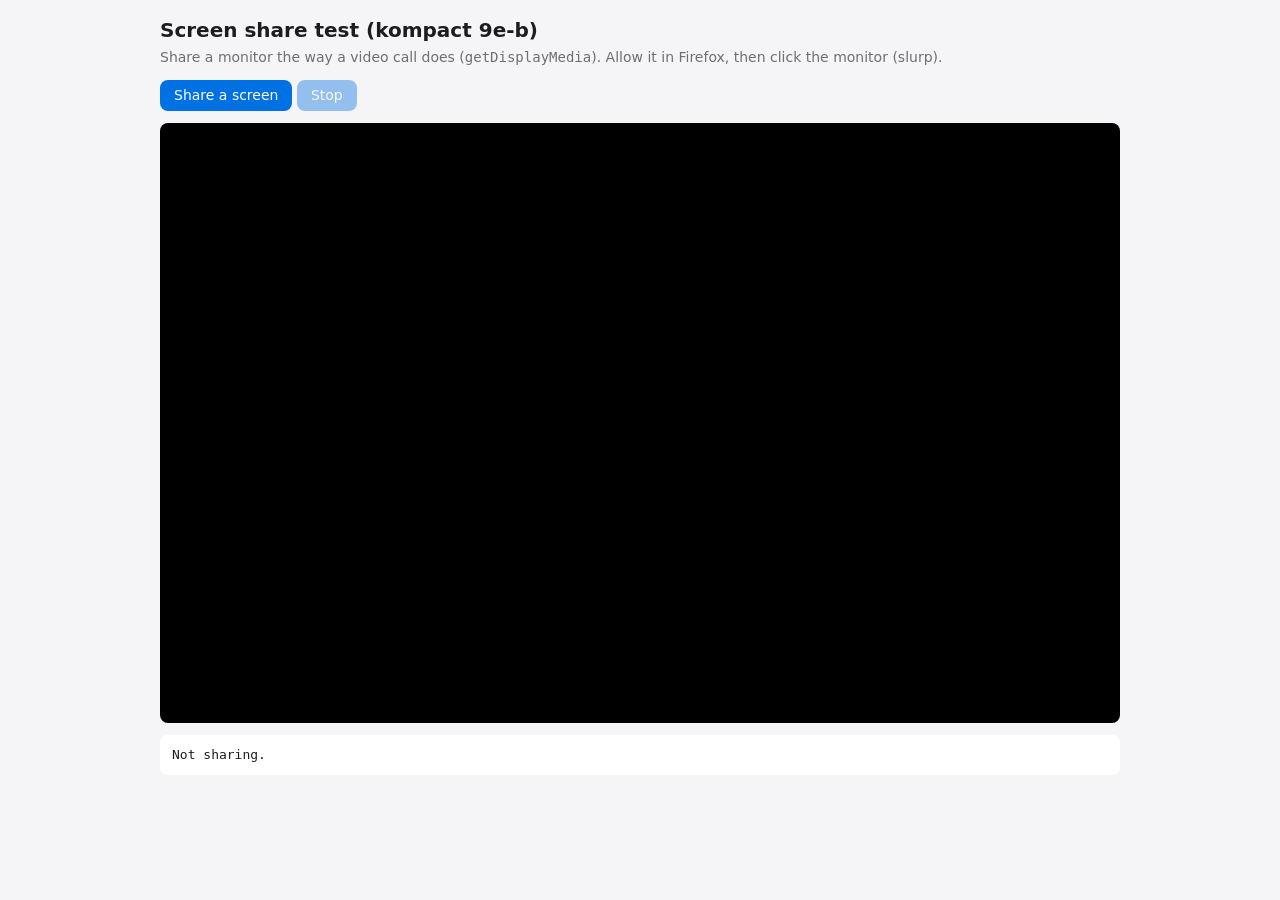
<file: kompact/tools/screenshare/index.html>
<!doctype html>
<html lang="en">
<head>
<meta charset="utf-8">
<meta name="viewport" content="width=device-width, initial-scale=1">
<title>kompact screen share test</title>
<style>
  :root { --bg: #f5f5f7; --fg: #1d1d1f; --muted: #6e6e73; --card: #fff; --accent: #0071e3; }
  @media (prefers-color-scheme: dark) { :root { --bg: #1d1d1f; --fg: #f5f5f7; --muted: #a1a1a6; --card: #2c2c2e; --accent: #2997ff; } }
  body { margin: 0; padding: 16px; background: var(--bg); color: var(--fg); font: 14px/1.4 system-ui, sans-serif; }
  main { max-width: 960px; margin: 0 auto; }
  h1 { font-size: 20px; margin: 0 0 4px; }
  p { color: var(--muted); margin: 0 0 12px; }
  button { font: inherit; padding: 6px 14px; border-radius: 8px; border: 0; background: var(--accent); color: #fff; cursor: pointer; }
  button:disabled { opacity: .4; cursor: default; }
  video { display: block; width: 100%; margin-top: 12px; background: #000; border-radius: 8px; aspect-ratio: 16 / 10; }
  #stats { margin-top: 12px; padding: 10px 12px; background: var(--card); border-radius: 8px; font: 13px/1.5 ui-monospace, monospace; white-space: pre-wrap; }
</style>
</head>
<body>
<main>
  <h1>Screen share test (kompact 9e-b)</h1>
  <p>Share a monitor the way a video call does (<code>getDisplayMedia</code>). Allow it in Firefox, then click the monitor (slurp).</p>
  <button id="start">Share a screen</button> <button id="stop" disabled>Stop</button>
  <video id="video" autoplay muted playsinline></video>
  <div id="stats">Not sharing.</div>
</main>
<script>
const video = document.getElementById("video");
const stats = document.getElementById("stats");
const startBtn = document.getElementById("start");
const stopBtn = document.getElementById("stop");
let stream = null, timer = null, lastFrames = 0, perSecond = [];

function frames() {
  const q = video.getVideoPlaybackQuality ? video.getVideoPlaybackQuality() : null;
  return q ? q.totalVideoFrames : 0;
}

function tick() {
  const now = frames();
  perSecond.push(now - lastFrames);
  lastFrames = now;
  if (perSecond.length > 15) perSecond.shift();
  const track = stream && stream.getVideoTracks()[0];
  const s = track ? track.getSettings() : {};
  const avg = perSecond.length ? perSecond.reduce((a, b) => a + b, 0) / perSecond.length : 0;
  stats.textContent =
    `track: ${track ? track.label : "-"} (${track ? track.readyState : "-"})\n` +
    `size: ${video.videoWidth}x${video.videoHeight}, settings ${s.width || "?"}x${s.height || "?"} @ ${s.frameRate || "?"} fps\n` +
    `frames shown: ${now}; last 15 s per second: ${perSecond.join(" ")} (avg ${avg.toFixed(1)})`;
}

async function start() {
  try {
    stream = await navigator.mediaDevices.getDisplayMedia({ video: true, audio: false });
  } catch (e) {
    stats.textContent = `getDisplayMedia failed: ${e.name}: ${e.message}`;
    return;
  }
  video.srcObject = stream;
  stream.getVideoTracks()[0].addEventListener("ended", stop);
  lastFrames = frames();
  perSecond = [];
  timer = setInterval(tick, 1000);
  startBtn.disabled = true;
  stopBtn.disabled = false;
}

function stop() {
  if (stream) stream.getTracks().forEach(t => t.stop());
  stream = null;
  clearInterval(timer);
  video.srcObject = null;
  startBtn.disabled = false;
  stopBtn.disabled = true;
  stats.textContent += "\nStopped.";
}

startBtn.addEventListener("click", start);
stopBtn.addEventListener("click", stop);
</script>
</body>
</html>
</file>
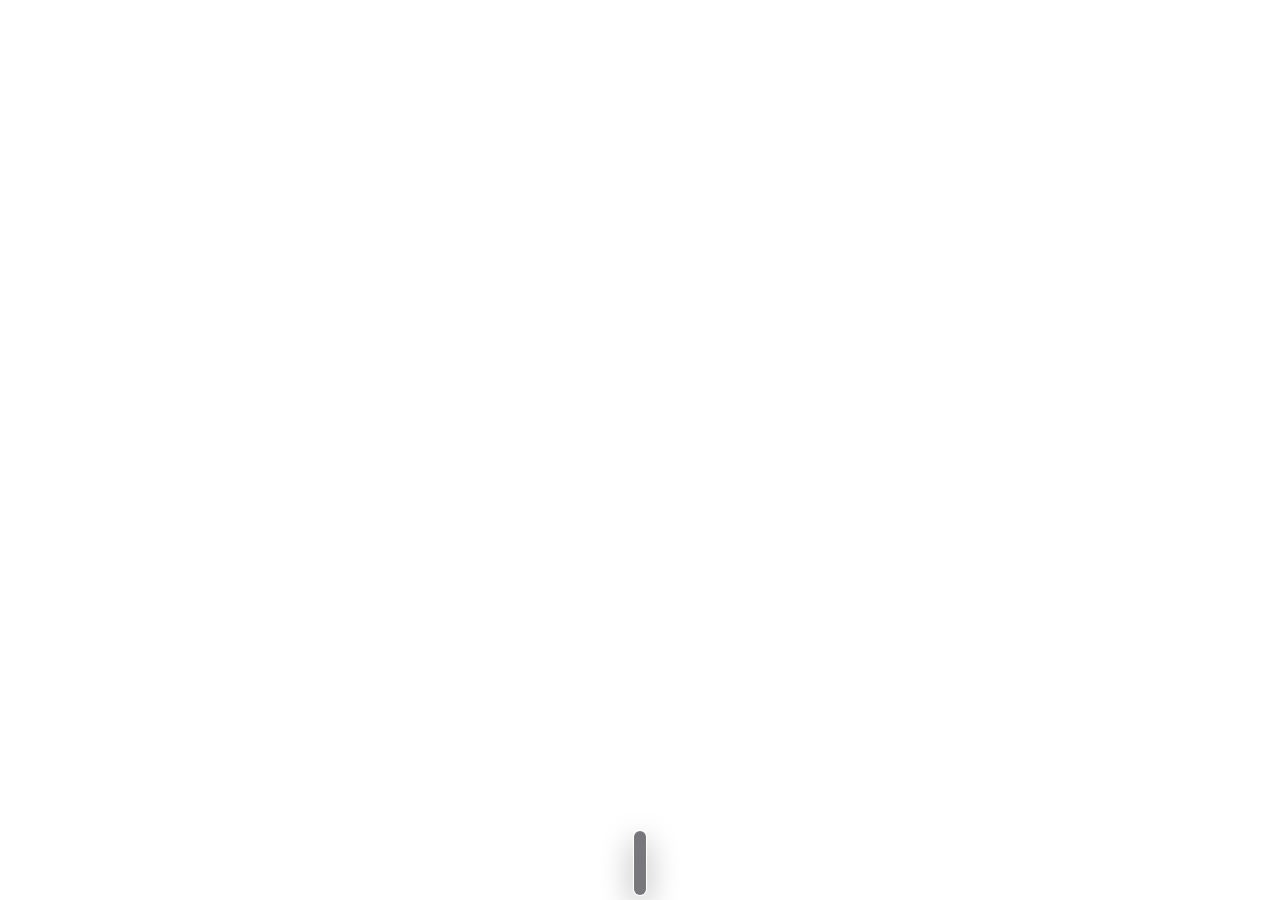
<file: shell/web/dock.html>
<!doctype html>
<html lang="en">
<head>
  <meta charset="utf-8">
  <title>kompact dock</title>
  <link rel="stylesheet" href="dock.css">
</head>
<body>
  <!-- An app's windows, above its icon (6m-d2). -->
  <div id="previews" hidden></div>
  <div id="label" hidden></div>
  <nav id="dock" aria-label="Dock"></nav>
  <script src="appearance.js"></script>
  <script src="vibrancy.js"></script>
  <script src="dock.js"></script>
</body>
</html>
</file>
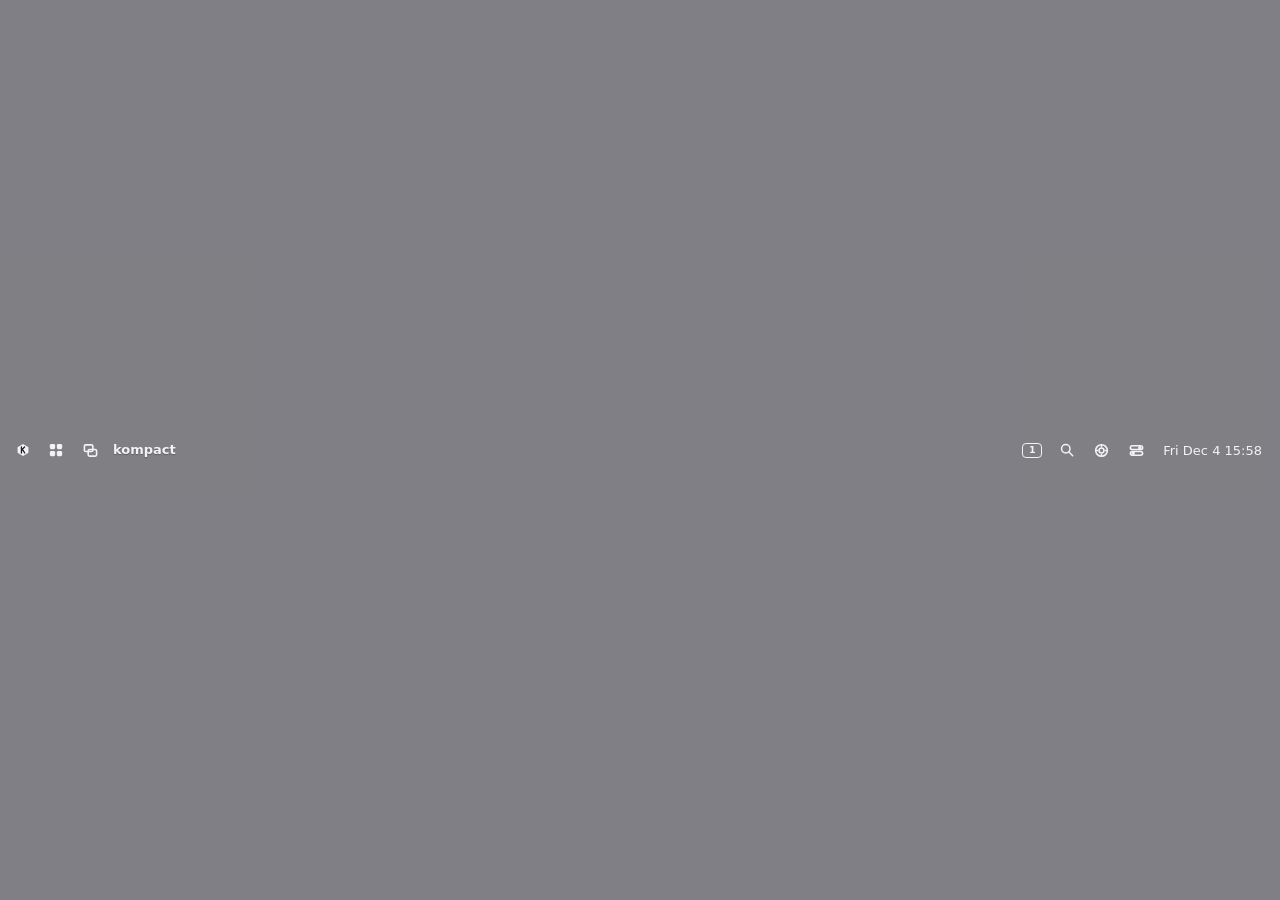
<file: shell/web/panel.html>
<!doctype html>
<html lang="en">
<head>
  <meta charset="utf-8">
  <title>kompact panel</title>
  <link rel="stylesheet" href="panel.css">
</head>
<body>
  <div id="bar" class="panel">
    <button id="logo" class="item logo" title="kompact menu" aria-label="kompact menu">
      <svg viewBox="0 0 16 16" width="14" height="14" aria-hidden="true"><path d="M8 1.2 14.2 4.8v6.4L8 14.8 1.8 11.2V4.8z"/><path class="cut" d="M6.2 4.6v6.8M6.2 8.2 9.8 4.6M7.4 7.2l2.6 4.2"/></svg>
    </button>
    <!-- 13c: the launcher right after the logo menu, then the app name. -->
    <button id="apps" class="item" title="Launchpad" aria-label="Launchpad">
      <svg viewBox="0 0 16 16" width="14" height="14" aria-hidden="true">
        <rect x="1" y="1" width="6" height="6" rx="1.6"/><rect x="9" y="1" width="6" height="6" rx="1.6"/>
        <rect x="1" y="9" width="6" height="6" rx="1.6"/><rect x="9" y="9" width="6" height="6" rx="1.6"/>
      </svg>
    </button>
    <!-- 16c: the window switcher, as Alt+Tab shows it (kompact keeps it until a window is chosen, Enter or Esc). -->
    <button id="switcher" class="item" title="Switch Windows" aria-label="Switch Windows">
      <svg viewBox="0 0 16 16" width="15" height="15" aria-hidden="true" class="stroke">
        <rect x="1.5" y="2" width="9" height="7" rx="1.4"/><rect x="5.5" y="7" width="9" height="7" rx="1.4"/>
      </svg>
    </button>
    <span id="app" class="item brand">kompact</span>
    <span class="spacer"></span>
    <!-- 13d: status items, macOS order; which show is menubar.js's (Settings → Control Center). -->
    <!-- 9e-c: shown while kompact's screen is being shared or recorded. -->
    <span id="sharing" class="item sharing" hidden role="status" aria-label="Screen sharing">
      <span class="sharing-pill">
        <svg viewBox="0 0 16 16" width="13" height="13" aria-hidden="true" class="stroke">
          <rect x="1.5" y="2.5" width="13" height="9" rx="1.6"/><path d="M5.5 14h5M8 11.5V14"/>
        </svg>
      </span>
    </span>
    <!-- 12d: an app is recording from the microphone (macOS's orange dot). -->
    <span id="mic-use" class="item mic-use" hidden role="status" aria-label="Microphone in use"><span class="mic-dot"></span></span>
    <!-- 12f: the keyboard layout (only with two or more): its short name; click for the list. -->
    <button id="input" class="item input" hidden title="Keyboard layout" aria-label="Keyboard layout"><span id="input-code"></span></button>
    <!-- 12b: Bluetooth (hidden without an adapter; dim when off). -->
    <button id="bt" class="item bt" title="Bluetooth" aria-label="Bluetooth" hidden>
      <svg viewBox="0 0 16 16" width="15" height="15" aria-hidden="true" class="stroke"><path d="M4.5 5 11 10.8 8 13.6V2.4l3 2.8L4.5 11"/></svg>
    </button>
    <!-- 12c: sound: the speaker with 0–3 waves (a slash when muted). -->
    <button id="sound" class="item sound" title="Sound" aria-label="Sound" hidden>
      <svg viewBox="0 0 24 24" width="16" height="16" aria-hidden="true">
        <path class="body" d="M4 9h3.5L12 5v14l-4.5-4H4z"/>
        <path class="w w1" d="M14.5 9.5a3.5 3.5 0 0 1 0 5"/>
        <path class="w w2" d="M16.8 7.2a6.8 6.8 0 0 1 0 9.6"/>
        <path class="w w3" d="M19 5a10 10 0 0 1 0 14"/>
        <path class="w slash" d="M15 9l6 6M21 9l-6 6"/>
      </svg>
    </button>
    <!-- 12a: network (Ethernet / Wi-Fi bars / off); its menu is in the overlay. -->
    <button id="net" class="item net" title="Network" aria-label="Network" hidden>
      <svg viewBox="0 0 16 16" width="16" height="16" aria-hidden="true" class="net-wifi">
        <path class="b0" d="M8 13.2l1.6-1.9a2.4 2.4 0 0 0-3.2 0z"/>
        <path class="b1" d="M4.6 9.2a5.2 5.2 0 0 1 6.8 0l-1 1.2a3.6 3.6 0 0 0-4.8 0z"/>
        <path class="b2" d="M2.4 6.6a8.6 8.6 0 0 1 11.2 0l-1 1.2a7 7 0 0 0-9.2 0z"/>
        <path class="slash" d="M3 2.5l10 11"/>
      </svg>
      <svg viewBox="0 0 16 16" width="16" height="16" aria-hidden="true" class="net-wired stroke">
        <path d="M5 4.5 1.8 8 5 11.5M11 4.5 14.2 8 11 11.5"/><circle cx="6" cy="8" r="0.6"/><circle cx="8" cy="8" r="0.6"/><circle cx="10" cy="8" r="0.6"/>
      </svg>
    </button>
    <!-- 6e: the current workspace; click for all of them. -->
    <button id="spaces" class="item spaces" hidden title="Desktops" aria-label="Desktop 1, show all desktops">
      <span class="space-icon"><span id="space-num">1</span></span>
    </button>
    <button id="spotlight" class="item" title="Spotlight" aria-label="Spotlight">
      <svg viewBox="0 0 16 16" width="14" height="14" aria-hidden="true" class="stroke">
        <circle cx="6.6" cy="6.6" r="4.8"/><path d="m10.3 10.3 4.2 4.2"/>
      </svg>
    </button>
    <!-- 19h: Siva, the assistant: a ring when idle, a live sound wave while listening or working. -->
    <button id="assistant" class="item assistant" title="Siva: click and speak" aria-label="Siva, the assistant">
      <svg class="as-ring stroke" viewBox="0 0 16 16" width="15" height="15" aria-hidden="true">
        <circle cx="8" cy="8" r="6.2"/><circle cx="8" cy="8" r="2.6"/><path d="M8 1.8v2M8 12.2v2M1.8 8h2M12.2 8h2"/>
      </svg>
      <span class="as-wave" aria-hidden="true"><i></i><i></i><i></i><i></i><i></i></span>
    </button>
    <!-- 12d: Do Not Disturb is on. -->
    <span id="dnd" class="item dnd" hidden title="Do Not Disturb" aria-label="Do Not Disturb is on">
      <svg viewBox="0 0 16 16" width="13" height="13" aria-hidden="true"><path d="M10.5 2.2a6 6 0 1 0 3.3 9.6A5 5 0 0 1 10.5 2.2z"/></svg>
    </span>
    <!-- 12d: Control Center (Wi-Fi, Bluetooth, Do Not Disturb, Dark Mode, sound). -->
    <button id="control" class="item" title="Control Center" aria-label="Control Center">
      <svg viewBox="0 0 16 16" width="15" height="15" aria-hidden="true" class="stroke">
        <rect x="1.5" y="3" width="13" height="4" rx="2"/><circle cx="11.5" cy="5" r="1"/>
        <rect x="1.5" y="9" width="13" height="4" rx="2"/><circle cx="4.5" cy="11" r="1"/>
      </svg>
    </button>
    <!-- 12d: the clock opens the Notification Center (the date, a month, the notifications). -->
    <button id="clock-btn" class="item clock" title="Notification Center" aria-label="Notification Center"><time id="clock"></time></button>
  </div>
  <script src="appearance.js"></script>
  <script src="vibrancy.js"></script>
  <script src="menubar.js"></script>
  <script src="panel.js"></script>
</body>
</html>
</file>
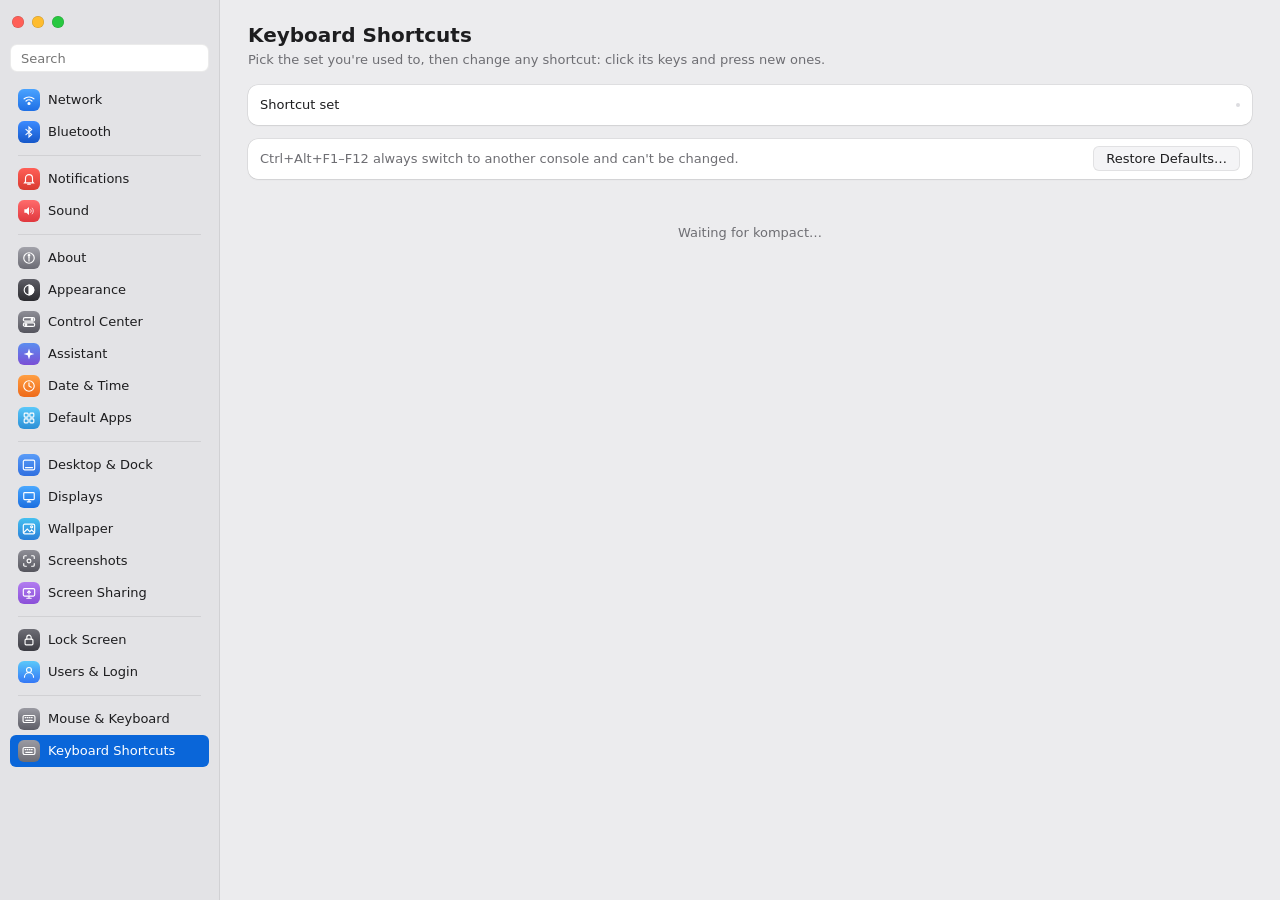
<file: shell/web/settings.html>
<!doctype html>
<html lang="en">
<head>
  <meta charset="utf-8">
  <meta name="viewport" content="width=device-width, initial-scale=1">
  <title>System Settings</title>
  <link rel="stylesheet" href="settings.css">
</head>
<body>
  <!-- 10c: the window's own frame: edges to resize it (GTK3 draws none without its title bar). -->
  <div class="edge n" data-edge="North"></div><div class="edge s" data-edge="South"></div>
  <div class="edge e" data-edge="East"></div><div class="edge w" data-edge="West"></div>
  <div class="edge ne" data-edge="NorthEast"></div><div class="edge nw" data-edge="NorthWest"></div>
  <div class="edge se" data-edge="SouthEast"></div><div class="edge sw" data-edge="SouthWest"></div>
  <div class="app">
    <!-- 10c: the sidebar; more panes come with 10d. -->
    <nav class="sidebar" aria-label="Settings">
      <!-- The title bar, macOS style: the buttons sit in the sidebar; drag here to move. -->
      <div class="traffic" data-drag>
        <button class="light close" data-win="close" aria-label="Close" title="Close"><svg viewBox="0 0 10 10"><path d="M3 3l4 4M7 3l-4 4"/></svg></button>
        <button class="light min" data-win="minimize" aria-label="Minimize" title="Minimize"><svg viewBox="0 0 10 10"><path d="M2.5 5h5"/></svg></button>
        <button class="light zoom" data-win="maximize" aria-label="Zoom" title="Zoom"><svg viewBox="0 0 10 10"><path d="M3 6.5V3h3.5M7 3.5V7H3.5"/></svg></button>
      </div>
      <input id="search" class="search" type="search" placeholder="Search" aria-label="Search shortcuts" autocomplete="off">
      <ul class="panes">
        <!-- 10d-1: one button per pane; data-pane names the <main> it shows. 13h: grouped as on macOS
             (network; alerts and sound; general; desktop and screen; security; input). -->
        <li><button class="pane" data-pane="network">
          <span class="pane-icon network" aria-hidden="true">
            <svg viewBox="0 0 16 16" width="14" height="14"><path d="M2.4 6.6a8.6 8.6 0 0 1 11.2 0M4.6 9.2a5.2 5.2 0 0 1 6.8 0"/><circle cx="8" cy="12" r="1.2" fill="currentColor"/></svg>
          </span>
          Network
        </button></li>
        <li><button class="pane" data-pane="bluetooth">
          <span class="pane-icon bluetooth" aria-hidden="true">
            <svg viewBox="0 0 16 16" width="14" height="14"><path d="M4.5 5 11 10.8 8 13.6V2.4l3 2.8L4.5 11"/></svg>
          </span>
          Bluetooth
        </button></li>
        <li class="sep" role="separator"></li>
        <li><button class="pane" data-pane="notifications">
          <span class="pane-icon notifications" aria-hidden="true">
            <svg viewBox="0 0 16 16" width="14" height="14"><path d="M4 11V7a4 4 0 0 1 8 0v4l1.2 1.5H2.8zM6.5 14h3"/></svg>
          </span>
          Notifications
        </button></li>
        <li><button class="pane" data-pane="sound">
          <span class="pane-icon sound" aria-hidden="true">
            <svg viewBox="0 0 24 24" width="14" height="14"><path d="M4 9h3.5L12 5v14l-4.5-4H4z" fill="currentColor" stroke="none"/><path d="M15 9.5a3.5 3.5 0 0 1 0 5M17.5 7a7 7 0 0 1 0 10"/></svg>
          </span>
          Sound
        </button></li>
        <li class="sep" role="separator"></li>
        <li><button class="pane" data-pane="about">
          <span class="pane-icon about" aria-hidden="true">
            <svg viewBox="0 0 16 16" width="14" height="14"><circle cx="8" cy="8" r="6"/><path d="M8 7.2V11.5"/><circle cx="8" cy="5" r="0.9" fill="currentColor"/></svg>
          </span>
          About
        </button></li>
        <li><button class="pane" data-pane="appearance">
          <span class="pane-icon appearance" aria-hidden="true">
            <svg viewBox="0 0 16 16" width="14" height="14"><circle cx="8" cy="8" r="5.5"/><path d="M8 2.5a5.5 5.5 0 0 1 0 11z" fill="currentColor"/></svg>
          </span>
          Appearance
        </button></li>
        <li><button class="pane" data-pane="control">
          <span class="pane-icon control" aria-hidden="true">
            <svg viewBox="0 0 16 16" width="14" height="14"><rect x="1.5" y="3" width="13" height="4" rx="2"/><circle cx="11.5" cy="5" r="1" fill="currentColor"/><rect x="1.5" y="9" width="13" height="4" rx="2"/><circle cx="4.5" cy="11" r="1" fill="currentColor"/></svg>
          </span>
          Control Center
        </button></li>
        <li><button class="pane" data-pane="assistant">
          <span class="pane-icon assistant" aria-hidden="true">
            <svg viewBox="0 0 16 16" width="14" height="14"><path d="M8 1.8 9.5 6.5 14.2 8 9.5 9.5 8 14.2 6.5 9.5 1.8 8 6.5 6.5z" fill="currentColor"/></svg>
          </span>
          Assistant
        </button></li>
        <li><button class="pane" data-pane="datetime">
          <span class="pane-icon datetime" aria-hidden="true">
            <svg viewBox="0 0 16 16" width="14" height="14"><circle cx="8" cy="8" r="6"/><path d="M8 4.5V8l2.5 1.5"/></svg>
          </span>
          Date &amp; Time
        </button></li>
        <li><button class="pane" data-pane="defaults">
          <span class="pane-icon defaults" aria-hidden="true">
            <svg viewBox="0 0 16 16" width="14" height="14"><rect x="2.5" y="2.5" width="4.5" height="4.5" rx="1"/><rect x="9" y="2.5" width="4.5" height="4.5" rx="1"/><rect x="2.5" y="9" width="4.5" height="4.5" rx="1"/><rect x="9" y="9" width="4.5" height="4.5" rx="1"/></svg>
          </span>
          Default Apps
        </button></li>
        <li class="sep" role="separator"></li>
        <li><button class="pane" data-pane="dock">
          <span class="pane-icon dock" aria-hidden="true">
            <svg viewBox="0 0 16 16" width="14" height="14"><rect x="1.5" y="2.5" width="13" height="11" rx="1.6"/><path d="M4 11h8"/></svg>
          </span>
          Desktop &amp; Dock
        </button></li>
        <li><button class="pane" data-pane="displays">
          <span class="pane-icon displays" aria-hidden="true">
            <svg viewBox="0 0 16 16" width="14" height="14"><rect x="2" y="3" width="12" height="8" rx="1"/><path d="M6 13.5h4M8 11v2.5"/></svg>
          </span>
          Displays
        </button></li>
        <li><button class="pane" data-pane="wallpaper">
          <span class="pane-icon wallpaper" aria-hidden="true">
            <svg viewBox="0 0 16 16" width="14" height="14"><rect x="1.5" y="2.5" width="13" height="11" rx="1.6"/><path d="M2 12l4-4 3 3 2-2 3 3"/><circle cx="11" cy="5.5" r="1.2"/></svg>
          </span>
          Wallpaper
        </button></li>
        <li><button class="pane" data-pane="screenshots">
          <span class="pane-icon screenshots" aria-hidden="true">
            <svg viewBox="0 0 16 16" width="14" height="14"><path d="M2 5V3.2C2 2.5 2.5 2 3.2 2H5M11 2h1.8c.7 0 1.2.5 1.2 1.2V5M14 11v1.8c0 .7-.5 1.2-1.2 1.2H11M5 14H3.2C2.5 14 2 13.5 2 12.8V11"/><circle cx="8" cy="8" r="2.2"/></svg>
          </span>
          Screenshots
        </button></li>
        <li><button class="pane" data-pane="sharing">
          <span class="pane-icon sharing" aria-hidden="true">
            <svg viewBox="0 0 16 16" width="14" height="14"><rect x="1.5" y="3" width="13" height="8.5" rx="1.4"/><path d="M5.5 14h5M8 11.5V14M8 9V5.5M6.3 7.2 8 5.5l1.7 1.7"/></svg>
          </span>
          Screen Sharing
        </button></li>
        <li class="sep" role="separator"></li>
        <li><button class="pane" data-pane="lock">
          <span class="pane-icon lock" aria-hidden="true">
            <svg viewBox="0 0 16 16" width="14" height="14"><rect x="3.5" y="7" width="9" height="6.5" rx="1.2"/><path d="M5.5 7V5a2.5 2.5 0 0 1 5 0v2"/></svg>
          </span>
          Lock Screen
        </button></li>
        <li><button class="pane" data-pane="users">
          <span class="pane-icon users" aria-hidden="true">
            <svg viewBox="0 0 16 16" width="14" height="14"><circle cx="8" cy="5.6" r="2.8"/><path d="M2.8 14a5.2 5.2 0 0 1 10.4 0"/></svg>
          </span>
          Users &amp; Login
        </button></li>
        <li class="sep" role="separator"></li>
        <li><button class="pane" data-pane="input">
          <span class="pane-icon input" aria-hidden="true">
            <svg viewBox="0 0 16 16" width="14" height="14"><rect x="1.2" y="4" width="13.6" height="8" rx="1.6"/><path d="M3.6 6.4h.8M6 6.4h.8M8.4 6.4h.8M10.8 6.4h.8M4.4 9.6h7.2"/></svg>
          </span>
          Mouse &amp; Keyboard
        </button></li>
        <li><button class="pane" data-pane="keys">
          <span class="pane-icon keyboard" aria-hidden="true">
            <svg viewBox="0 0 16 16" width="14" height="14"><rect x="1.2" y="4" width="13.6" height="8" rx="1.6"/><path d="M3.6 6.4h.8M6 6.4h.8M8.4 6.4h.8M10.8 6.4h.8M4.4 9.6h7.2"/></svg>
          </span>
          Keyboard Shortcuts
        </button></li>
      </ul>
    </nav>

    <!-- 12a: NetworkManager (src-tauri/src/network.rs). -->
    <main class="content" id="pane-network" hidden>
      <header class="head" data-drag>
        <h1>Network</h1>
        <p class="sub">Wi-Fi and Ethernet, through NetworkManager. The network icon in the menu bar has the same.</p>
      </header>
      <div id="net-devices"></div>
      <h2 class="group-title" id="net-other-title">Networks</h2>
      <section class="card" id="net-networks"></section>
      <h2 class="group-title">Known Networks</h2>
      <section class="card" id="net-known"></section>
      <p id="net-status" class="status" role="status" aria-live="polite"></p>
    </main>

    <!-- 13d: which status items the menu bar shows (src-tauri/src/menubar.rs, web/menubar.js). -->
    <main class="content" id="pane-control" hidden>
      <header class="head" data-drag>
        <h1>Control Center</h1>
        <p class="sub">Control Center in the menu bar always has Wi-Fi, Bluetooth, Sound and the rest. Choose which also get their own icon in the menu bar.</p>
      </header>
      <h2 class="group-title">Menu bar</h2>
      <section class="card">
        <div class="row"><span class="row-label" id="cc-network-label">Network<span class="hint">Wi-Fi or Ethernet. When active: with Wi-Fi, or when not connected.</span></span><select id="cc-network" class="select cc-select" data-item="network" aria-labelledby="cc-network-label"><option value="always">Show in Menu Bar</option><option value="active">Show When Active</option><option value="never">Don't Show</option></select></div>
        <div class="row"><span class="row-label" id="cc-bluetooth-label">Bluetooth<span class="hint">When active: while a device is connected.</span></span><select id="cc-bluetooth" class="select cc-select" data-item="bluetooth" aria-labelledby="cc-bluetooth-label"><option value="always">Show in Menu Bar</option><option value="active">Show When Active</option><option value="never">Don't Show</option></select></div>
        <div class="row"><span class="row-label" id="cc-sound-label">Sound<span class="hint">When active: while something plays, or the sound is muted.</span></span><select id="cc-sound" class="select cc-select" data-item="sound" aria-labelledby="cc-sound-label"><option value="always">Show in Menu Bar</option><option value="active">Show When Active</option><option value="never">Don't Show</option></select></div>
        <div class="row"><span class="row-label" id="cc-input-label">Keyboard layout<span class="hint">When active: with two layouts or more.</span></span><select id="cc-input" class="select cc-select" data-item="input" aria-labelledby="cc-input-label"><option value="always">Show in Menu Bar</option><option value="active">Show When Active</option><option value="never">Don't Show</option></select></div>
        <div class="row"><span class="row-label" id="cc-spaces-label">Desktops<span class="hint">When active: away from Desktop 1, or with windows on other desktops.</span></span><select id="cc-spaces" class="select cc-select" data-item="spaces" aria-labelledby="cc-spaces-label"><option value="always">Show in Menu Bar</option><option value="active">Show When Active</option><option value="never">Don't Show</option></select></div>
        <div class="row"><span class="row-label" id="cc-spotlight-label">Spotlight<span class="hint">Also with its shortcut.</span></span><select id="cc-spotlight" class="select cc-select" data-item="spotlight" aria-labelledby="cc-spotlight-label"><option value="always">Show in Menu Bar</option><option value="active">Show When Active</option><option value="never">Don't Show</option></select></div>
        <div class="row"><span class="row-label" id="cc-assistant-label">Siva<span class="hint">The assistant: click it and speak. Its wave moves while it listens.</span></span><select id="cc-assistant" class="select cc-select" data-item="assistant" aria-labelledby="cc-assistant-label"><option value="always">Show in Menu Bar</option><option value="active">Show When Active</option><option value="never">Don't Show</option></select></div>
      </section>
      <p class="note-text">If the menu bar runs out of room, Desktops, Spotlight, Keyboard layout, Sound, Bluetooth and Network fold away in that order. Screen sharing, the microphone dot and Do Not Disturb show while they're on.</p>
      <p id="cc-status" class="status" role="status" aria-live="polite"></p>
    </main>

    <!-- 12j: this computer (src-tauri/src/system.rs about_state). -->
    <main class="content" id="pane-about" hidden>
      <header class="head ab-head" data-drag>
        <span class="ab-computer" aria-hidden="true">
          <svg viewBox="0 0 64 48" width="88" height="66"><rect x="4" y="3" width="56" height="35" rx="3"/><rect x="8" y="7" width="48" height="27" rx="1" class="ab-screen"/><path d="M26 38l-2 6h16l-2-6M20 44.5h24"/></svg>
        </span>
        <h1 id="ab-name">About</h1>
        <p class="sub" id="ab-model"></p>
      </header>
      <section class="card" id="ab-facts"></section>
      <p class="note-text" id="ab-note"></p>
      <p id="ab-status" class="status" role="status" aria-live="polite"></p>
    </main>

    <!-- 12j: mimeapps.list defaults (src-tauri/src/defaults.rs) and kompact's `terminal`. -->
    <main class="content" id="pane-defaults" hidden>
      <header class="head" data-drag>
        <h1>Default Apps</h1>
        <p class="sub">The apps that open links, email addresses and folders, and the terminal the Open a terminal shortcut starts.</p>
      </header>
      <section class="card">
        <div class="row"><img class="df-icon" id="df-browser-icon" alt=""><span class="row-label" id="df-browser-label">Web browser<span class="hint">Opens links from other apps.</span></span><select id="df-browser" class="select df-select" data-role="browser" aria-labelledby="df-browser-label"></select></div>
        <div class="row"><img class="df-icon" id="df-mail-icon" alt=""><span class="row-label" id="df-mail-label">Email<span class="hint">Opens email addresses (mailto: links).</span></span><select id="df-mail" class="select df-select" data-role="mail" aria-labelledby="df-mail-label"></select></div>
        <div class="row"><img class="df-icon" id="df-files-icon" alt=""><span class="row-label" id="df-files-label">Files<span class="hint">Opens folders, and your home folder with its shortcut.</span></span><select id="df-files" class="select df-select" data-role="files" aria-labelledby="df-files-label"></select></div>
        <div class="row"><img class="df-icon" id="df-terminal-icon" alt=""><span class="row-label" id="df-terminal-label">Terminal<span class="hint" id="df-terminal-hint">Starts with the Open a terminal shortcut.</span></span><select id="df-terminal" class="select df-select" data-role="terminal" aria-labelledby="df-terminal-label"></select></div>
      </section>
      <p class="note-text">Saved in ~/.config/mimeapps.list (the terminal in kompact's settings). Apps already running may keep the old choice until they restart.</p>
      <p id="df-status" class="status" role="status" aria-live="polite"></p>
    </main>

    <!-- 14b: your name and picture (AccountsService), and the lock page's look (src-tauri/src/users.rs). -->
    <main class="content" id="pane-users" hidden>
      <header class="head us-head" data-drag>
        <span class="us-picture" id="us-picture" aria-hidden="true"></span>
        <div>
          <h1 id="us-name">You</h1>
          <p class="sub" id="us-login"></p>
        </div>
      </header>
      <section class="card">
        <div class="row"><label class="row-label" for="us-fullname">Full name<span class="hint">On the lock and login screens.</span></label><input id="us-fullname" class="text-field" type="text" maxlength="64" autocomplete="off" spellcheck="false"></div>
        <div class="row"><span class="row-label">Picture<span class="hint">Up to 1 MB; the login screen shows it too.</span></span><button id="us-pick" class="btn">Edit…</button></div>
      </section>
      <h2 class="group-title">Lock screen</h2>
      <section class="card">
        <div class="row">
          <span class="row-label" id="us-bg-label">Background</span>
          <select id="us-bg" class="select" aria-labelledby="us-bg-label">
            <option value="desktop-blur">Desktop wallpaper, blurred</option>
            <option value="desktop">Desktop wallpaper</option>
            <option value="image">A picture of its own</option>
          </select>
        </div>
        <div class="row" id="us-image-row"><span class="row-label">Picture<span class="hint path" id="us-image-path">None chosen</span></span><img id="us-image" class="us-thumb" alt=""><button id="us-image-pick" class="btn">Choose…</button></div>
        <div class="row"><label class="row-label" for="us-message">Message<span class="hint">Under the time, e.g. "If found, please call …".</span></label><input id="us-message" class="text-field" type="text" maxlength="120" autocomplete="off" placeholder="None"></div>
        <div class="row"><span class="row-label">See it</span><button id="us-preview" class="btn">Show Lock Screen</button></div>
      </section>
      <p class="note-text">The time follows Date &amp; Time (24-hour or not). When to lock is under Lock Screen.</p>
      <p id="us-status" class="status" role="status" aria-live="polite"></p>
    </main>

    <!-- 12i-1: kompact's idle lock (`lock-after`) and the apps keeping the screen awake. -->
    <main class="content" id="pane-lock" hidden>
      <header class="head" data-drag>
        <h1>Lock Screen</h1>
        <p class="sub">Lock the screen by itself when you're away. The Lock Screen shortcut (Keyboard Shortcuts) locks it any time.</p>
      </header>
      <section class="card">
        <div class="row">
          <span class="row-label" id="lk-after-label">Lock the screen when inactive for<span class="hint" id="lk-after-hint"></span></span>
          <select id="lk-after" class="select" aria-labelledby="lk-after-label">
            <option value="0">Never</option>
            <option value="1">1 minute</option>
            <option value="2">2 minutes</option>
            <option value="5">5 minutes</option>
            <option value="10">10 minutes</option>
            <option value="15">15 minutes</option>
            <option value="20">20 minutes</option>
            <option value="30">30 minutes</option>
            <option value="60">1 hour</option>
          </select>
        </div>
        <div class="row">
          <span class="row-label" id="lk-off-label">Turn the display off when inactive for<span class="hint">Any key or pointer move turns it on again.</span></span>
          <select id="lk-off" class="select" aria-labelledby="lk-off-label">
            <option value="0">Never</option>
            <option value="1">1 minute</option>
            <option value="2">2 minutes</option>
            <option value="5">5 minutes</option>
            <option value="10">10 minutes</option>
            <option value="15">15 minutes</option>
            <option value="20">20 minutes</option>
            <option value="30">30 minutes</option>
            <option value="60">1 hour</option>
          </select>
        </div>
        <div class="row"><span class="row-label">Kept awake by<span class="hint" id="lk-awake">…</span></span></div>
        <div class="row"><span class="row-label">Lock the screen now</span><button id="lk-now" class="btn">Lock Screen</button></div>
      </section>
      <p class="note-text">An app playing video can keep the screen awake while its window shows; the time counts from when it stops.</p>
      <p id="lk-status" class="status" role="status" aria-live="polite"></p>
    </main>

    <!-- 12h-1: where kompact puts the monitors; it snaps a dropped one next to the others. -->
    <main class="content" id="pane-displays" hidden>
      <header class="head" data-drag>
        <h1>Displays</h1>
        <p class="sub">Drag the displays to match how they stand on your desk. The pointer and windows cross where their edges meet.</p>
      </header>
      <section class="card"><div id="ds-stage" class="ds-stage" aria-label="Display arrangement"></div></section>
      <section class="card" id="ds-list"></section>
      <section class="card">
        <label class="row"><span class="row-label">Show the menu bar on every display<span class="hint">Off: only on the main display.</span></span><input id="ds-every" class="switch" type="checkbox" role="switch"></label>
      </section>
      <!-- 22b: virtual displays (VKMS devices plugged in by apps like demirror). -->
      <h2 class="group-title">Virtual displays</h2>
      <section class="card">
        <label class="row" id="vd-row"><span class="row-label">Use virtual displays<span class="hint" id="vd-hint">Apps like demirror plug in a display that's shown on a tablet, phone or another computer. The desktop extends onto it like onto a monitor.</span></span><input id="vd-on" class="switch" type="checkbox" role="switch"></label>
        <div class="row"><span class="row-label" id="vd-mode-label">Resolution<span class="hint" id="vd-mode-hint">For every virtual display.</span></span><select id="vd-mode" class="select" aria-labelledby="vd-mode-label"></select></div>
      </section>
      <p class="note-text">The main display has the menu bar and the dock (the white strip). Windows move with their display. A monitor's resolution and refresh rate can't be changed here.</p>
      <p id="ds-status" class="status" role="status" aria-live="polite"></p>
    </main>

    <!-- 12g: systemd-timedated's time zone and automatic time; the menu-bar clock's look. -->
    <main class="content" id="pane-datetime" hidden>
      <header class="head" data-drag>
        <h1>Date &amp; Time</h1>
        <p class="sub" id="dt-now">…</p>
      </header>
      <section class="card">
        <label class="row"><span class="row-label">Set the time automatically<span class="hint" id="dt-ntp-hint"></span></span><input id="dt-ntp" class="switch" type="checkbox" role="switch"></label>
        <div class="row"><span class="row-label">Time zone<span class="hint path" id="dt-zone">…</span></span></div>
        <div class="row"><input id="dt-search" class="search" type="search" placeholder="Change it: search for a city, e.g. Kolkata, London, New York" aria-label="Find a time zone" autocomplete="off"></div>
        <div id="dt-results"></div>
      </section>
      <h2 class="group-title">Menu bar clock</h2>
      <section class="card">
        <div class="row"><span class="row-label">Looks like<span class="hint" id="dt-preview"></span></span></div>
        <label class="row"><span class="row-label">24-hour time</span><input id="dt-24" class="switch" type="checkbox" role="switch"></label>
        <label class="row"><span class="row-label">Show the day of the week</span><input id="dt-weekday" class="switch" type="checkbox" role="switch"></label>
        <label class="row"><span class="row-label">Show the date</span><input id="dt-date" class="switch" type="checkbox" role="switch"></label>
        <label class="row"><span class="row-label">Show seconds</span><input id="dt-seconds" class="switch" type="checkbox" role="switch"></label>
      </section>
      <p class="note-text">Changing the time zone or automatic time asks for your password.</p>
      <p id="dt-status" class="status" role="status" aria-live="polite"></p>
    </main>

    <!-- 12f: kompact applies these (libinput for the pointer, xkb for the keyboard). -->
    <main class="content" id="pane-input" hidden>
      <header class="head" data-drag>
        <h1>Mouse &amp; Keyboard</h1>
        <p class="sub">Changes apply at once, to every mouse, touchpad and keyboard.</p>
      </header>
      <!-- 13h: the mouse and the touchpad each have their own scrolling direction. -->
      <h2 class="group-title">Mouse</h2>
      <section class="card">
        <div class="row">
          <span class="row-label">Pointer speed</span>
          <div class="slider"><span class="end">Slow</span><input id="in-speed" type="range" min="-10" max="10" step="1" aria-label="Pointer speed"><span class="end">Fast</span></div>
        </div>
        <label class="row"><span class="row-label">Pointer acceleration<span class="hint">Faster movements go further. Off: the same distance however fast (for games, drawing).</span></span><input id="in-accel" class="switch" type="checkbox" role="switch"></label>
        <div class="row">
          <span class="row-label">Scrolling speed<span class="hint">How far one turn of the wheel (or a touchpad swipe) scrolls.</span></span>
          <div class="slider"><span class="end">Slow</span><input id="in-scroll" type="range" min="25" max="300" step="25" aria-label="Scrolling speed"><span class="end">Fast</span><span id="in-scroll-val" class="val"></span></div>
        </div>
        <label class="row"><span class="row-label">Natural scrolling<span class="hint">Off: turning the wheel down moves the page down. On: the other way round.</span></span><input id="in-mnatural" class="switch" type="checkbox" role="switch"></label>
        <label class="row"><span class="row-label">Left-handed<span class="hint">Swap the left and right buttons.</span></span><input id="in-left" class="switch" type="checkbox" role="switch"></label>
      </section>
      <h2 class="group-title">Touchpad</h2>
      <section class="card">
        <label class="row"><span class="row-label">Natural scrolling<span class="hint">Content moves the way your fingers do, as on macOS.</span></span><input id="in-natural" class="switch" type="checkbox" role="switch"></label>
        <label class="row"><span class="row-label">Tap to click<span class="hint">A tap is a click.</span></span><input id="in-tap" class="switch" type="checkbox" role="switch"></label>
      </section>
      <h2 class="group-title">Keyboard</h2>
      <section class="card">
        <label class="row"><span class="row-label">Key repeat<span class="hint">Holding a key types it again and again.</span></span><input id="in-repeat" class="switch" type="checkbox" role="switch"></label>
        <div class="row" id="in-delay-row">
          <span class="row-label">Delay until repeat</span>
          <div class="slider"><span class="end">Short</span><input id="in-delay" type="range" min="150" max="1000" step="50" aria-label="Delay until repeat"><span class="end">Long</span><span id="in-delay-val" class="val"></span></div>
        </div>
        <div class="row" id="in-rate-row">
          <span class="row-label">Repeat rate</span>
          <div class="slider"><span class="end">Slow</span><input id="in-rate" type="range" min="5" max="60" step="1" aria-label="Repeat rate"><span class="end">Fast</span><span id="in-rate-val" class="val"></span></div>
        </div>
        <div class="row">
          <span id="in-caps-label" class="row-label">Caps Lock</span>
          <div id="in-caps" class="segmented" role="radiogroup" aria-labelledby="in-caps-label">
            <button role="radio" data-caps="normal">Caps Lock</button>
            <button role="radio" data-caps="escape">Escape</button>
            <button role="radio" data-caps="ctrl">Ctrl</button>
            <button role="radio" data-caps="off">Nothing</button>
          </div>
        </div>
        <div class="row"><input id="in-test" class="search" placeholder="Type here to try it" aria-label="Try the keyboard"></div>
      </section>
      <h2 class="group-title">Layouts</h2>
      <section class="card" id="in-layouts"></section>
      <section class="card">
        <div class="row"><input id="in-add" class="search" type="search" placeholder="Add a layout: search, e.g. German, Hindi, Dvorak" aria-label="Add a layout" autocomplete="off"></div>
        <div id="in-results"></div>
      </section>
      <p class="note-text" id="in-switch-hint"></p>
      <p id="in-status" class="status" role="status" aria-live="polite"></p>
    </main>

    <!-- 12d: the shell's notification server (src-tauri/src/notify.rs). -->
    <main class="content" id="pane-notifications" hidden>
      <header class="head" data-drag>
        <h1>Notifications</h1>
        <p class="sub">Banners at the top right; all of them stay in the Notification Center (click the clock) until you clear them.</p>
      </header>
      <section class="card">
        <label class="row">
          <span class="row-label">Do Not Disturb<span class="hint">No banners (urgent ones still show); they wait in the Notification Center. A moon shows in the menu bar.</span></span>
          <input id="nt-dnd" class="switch" type="checkbox" role="switch">
        </label>
        <div class="row">
          <span id="nt-time-label" class="row-label">Banners stay for</span>
          <div id="nt-time" class="segmented" role="radiogroup" aria-labelledby="nt-time-label">
            <button role="radio" data-ms="3000">3 s</button>
            <button role="radio" data-ms="5000">5 s</button>
            <button role="radio" data-ms="10000">10 s</button>
          </div>
        </div>
      </section>
      <h2 class="group-title">Apps</h2>
      <section class="card" id="nt-apps"></section>
      <p id="nt-status" class="status" role="status" aria-live="polite"></p>
    </main>

    <!-- 19c-2, 19h: Siva, the assistant (src-tauri/src/assistant/). -->
    <main class="content" id="pane-assistant" hidden>
      <header class="head" data-drag>
        <h1>Assistant</h1>
        <p class="sub">Siva does what you ask: click its ring in the menu bar and speak, or type. What it hears is turned into text on this PC and never kept; it goes online only as the Internet tab allows.</p>
      </header>
      <!-- 20f: the overview -->
      <section class="as-overview" aria-label="Siva now">
        <div class="as-tiles">
          <button class="as-tile" id="as-t-hear" data-go="general" type="button"><span class="as-dot"></span><span class="as-t-name">Hearing</span><span class="as-t-detail">…</span></button>
          <button class="as-tile" id="as-t-speak" data-go="general" type="button"><span class="as-dot"></span><span class="as-t-name">Speaking</span><span class="as-t-detail">…</span></button>
          <button class="as-tile" id="as-t-think" data-go="understanding" type="button"><span class="as-dot"></span><span class="as-t-name">Understanding</span><span class="as-t-detail">…</span></button>
          <button class="as-tile" id="as-t-net" data-go="internet" type="button"><span class="as-dot"></span><span class="as-t-name">Internet</span><span class="as-t-detail">…</span></button>
        </div>
        <div class="as-try">
          <div class="as-try-buttons"><button id="as-try-speak" class="btn primary" type="button">Speak to Siva</button><button id="as-try-type" class="btn" type="button">Type to Siva…</button></div>
          <div class="as-chips" aria-label="Try">
            <button class="as-chip" type="button" data-try="what's the weather">What's the weather</button>
            <button class="as-chip" type="button" data-try="volume 30">Volume 30</button>
            <button class="as-chip" type="button" data-try="put firefox and files side by side">Firefox and Files side by side</button>
            <button class="as-chip" type="button" data-try="write a short joke in text editor">Write a joke in Text Editor</button>
            <button class="as-chip" type="button" data-try="news about technology">Tech news</button>
            <button class="as-chip" type="button" data-try="why is my computer slow">Why is it slow?</button>
            <button class="as-chip" type="button" data-try="help">What can you do?</button>
          </div>
        </div>
      </section>
      <div class="as-tabs-wrap"><div id="as-tabs" class="segmented as-tabs" role="tablist" aria-label="Assistant settings">
        <button type="button" role="tab" data-tab="general" aria-checked="true">General</button>
        <button type="button" role="tab" data-tab="understanding" aria-checked="false">Understanding</button>
        <button type="button" role="tab" data-tab="internet" aria-checked="false">Internet</button>
        <button type="button" role="tab" data-tab="permissions" aria-checked="false">Permissions</button>
        <button type="button" role="tab" data-tab="routines" aria-checked="false">Routines</button>
        <button type="button" role="tab" data-tab="learning" aria-checked="false">Learning</button>
        <button type="button" role="tab" data-tab="activity" aria-checked="false">Activity</button>
      </div></div>
      <div class="as-tab" data-tab="general" role="tabpanel">
        <section class="card">
          <div class="row"><span class="row-label" id="as-menubar-label">In the menu bar<span class="hint">The ring turns into a sound wave while it listens. Control Center has the same choice.</span></span><select id="as-menubar" class="select cc-select" data-item="assistant" aria-labelledby="as-menubar-label"><option value="always">Show in Menu Bar</option><option value="active">Show When Active</option><option value="never">Don't Show</option></select></div>
        </section>
        <h2 class="group-title">Voice</h2>
        <section class="card">
          <div class="row"><span class="row-label">Click the ring and speak; it knows when you've finished<span class="hint" id="as-voice">…</span></span></div>
          <div class="row"><span class="row-label" id="as-hearing-label">Hearing<span class="hint" id="as-hearing-hint">…</span></span><select id="as-hearing" class="select" aria-labelledby="as-hearing-label"><option value="accurate">Accurate</option><option value="fast">Fast</option></select></div>
          <div class="row"><span class="row-label" id="as-speak-label">Speak replies<span class="hint" id="as-speech">…</span></span><select id="as-speak" class="select" aria-labelledby="as-speak-label"><option value="voice">When I speak</option><option value="always">Always</option><option value="never">Never</option></select></div>
        </section>
      </div>
      <div class="as-tab" data-tab="understanding" role="tabpanel" hidden>
        <h2 class="group-title">Understanding</h2>
        <section class="card">
          <div class="row"><span class="row-label">Built-in rules, at once<span class="hint">“volume 30”, “dark mode”, “open firefox”, “put firefox and files side by side”, routines.</span></span></div>
          <div class="row"><span class="row-label">A small AI model on this PC, for the rest<span class="hint" id="as-model">…</span></span></div>
        </section>
        <!-- 20d-2 -->
        <h2 class="group-title">Cloud AI</h2>
        <section class="card">
          <label class="row"><span class="row-label">Use a cloud AI<span class="hint" id="as-cloud-hint">Optional. With your own key, a cloud AI understands and talks in place of the small model on this PC, and does tasks with files, code and commands step by step. It's given your words and the names of your open apps; during a task also what its own steps return (a command's output, a file it read), never your screen. Siva still asks before anything drastic. Only while Internet is Always.</span></span><input id="as-cloud-on" class="switch" type="checkbox" role="switch"></label>
          <div class="row"><span class="row-label" id="as-cloud-provider-label">Service</span><select id="as-cloud-provider" class="select" aria-labelledby="as-cloud-provider-label"></select></div>
          <div class="row"><label class="row-label" for="as-cloud-model">Model<span class="hint">Leave it empty for the service's own.</span></label><input id="as-cloud-model" class="text-field" type="text" maxlength="120" autocomplete="off" spellcheck="false"></div>
          <div class="row"><label class="row-label" for="as-cloud-key">Key<span class="hint" id="as-cloud-key-hint">From the service's website. Kept in your home folder, readable by you alone.</span></label><input id="as-cloud-key" class="text-field" type="password" maxlength="300" autocomplete="off" spellcheck="false"></div>
          <div class="row"><span class="row-label">Try it<span class="hint" id="as-cloud-result"></span></span><button id="as-cloud-forget" class="btn">Forget Key</button><button id="as-cloud-test" class="btn">Test</button></div>
        </section>
      </div>
      <div class="as-tab" data-tab="internet" role="tabpanel" hidden>
        <!-- 20d -->
        <h2 class="group-title">Internet</h2>
        <section class="card">
          <div class="row"><span class="row-label" id="as-net-label">Look things up online<span class="hint" id="as-net-hint">The weather, the news (by topic too), facts and search results, from free services: Open-Meteo, Google News, Wikipedia, DuckDuckGo. Only what you ask about is sent; never your voice, windows or files.</span></span><select id="as-net" class="select" aria-labelledby="as-net-label"><option value="always">Always</option><option value="ask">Ask Each Time</option><option value="off">Off</option></select></div>
          <div class="row"><label class="row-label" for="as-town">Your town<span class="hint" id="as-town-hint">For “what's the weather” and local news. You can also say “I live in Chennai”.</span></label><input id="as-town" class="text-field" type="text" maxlength="80" autocomplete="off" spellcheck="false"></div>
        </section>
      </div>
      <div class="as-tab" data-tab="permissions" role="tabpanel" hidden>
        <h2 class="group-title">What it may do</h2>
        <section class="card">
          <div class="row"><span class="row-label">Volume, music, windows, desktops, Wi-Fi, Bluetooth, Do Not Disturb, dark mode, opening apps, typing and writing into apps<span class="hint">Done at once; most have Undo.</span></span></div>
          <div class="row"><span class="row-label">Closing windows, logging out, sleep, restart, power off; typing into a terminal; keys that quit an app or delete for good<span class="hint">It asks first, every time, and only a click on its button says yes; saying “yes” doesn't.</span></span></div>
          <div class="row"><span class="row-label">Going online<span class="hint">As the Internet tab says: always, after asking, or never. Online it only reads.</span></span></div>
          <div class="row"><span class="row-label">Files and commands<span class="hint">Writing, reading and listing files in your home folder, and running commands in its own terminal, at once (a file it wrote has Undo). Deleting, sudo, files outside your home folder or hidden ones, and anything that could send out what it read online ask first.</span></span></div>
          <label class="row"><span class="row-label">Read inside apps<span class="hint">What's in a window (a page, a document, a terminal), through accessibility, when you ask or a task needs it; never password fields, never the shell's own windows. Firefox and Chrome-based apps join in after a restart.</span></span><input id="as-read-apps" class="switch" type="checkbox" role="switch"></label>
          <div class="row"><span class="row-label">Anything else<span class="hint">It can't: no passwords, no installing, no seeing the screen as a picture.</span></span></div>
        </section>
      </div>
      <div class="as-tab" data-tab="routines" role="tabpanel" hidden>
        <!-- 19e -->
        <h2 class="group-title">Routines</h2>
        <p class="sub as-rt-sub">Several requests under one name. Say “set up for coding”, “start focus” or “movie time”; the plan shows as it runs, and one Undo takes it all back.</p>
        <div id="as-routines"></div>
        <div class="as-rt-actions">
          <button id="as-rt-add" class="btn" type="button">Add Routine</button>
          <button id="as-rt-save" class="btn primary" type="button">Save Routines</button>
        </div>
        <p id="as-rt-status" class="status" role="status" aria-live="polite"></p>
      </div>
      <div class="as-tab" data-tab="learning" role="tabpanel" hidden>
        <!-- 19j -->
        <h2 class="group-title">Learn my voice</h2>
        <p class="sub as-rt-sub">Siva can't retrain its hearing here, but it learns how it mishears you (“open permanent” for “open terminal”) and puts that right every time, before anything reads it.</p>
        <section class="card">
          <div class="row"><span class="row-label">Training<span class="hint" id="lv-train-hint">Read 22 short phrases aloud; for each, Siva keeps what it heard. A few minutes, and again any time.</span></span><button id="lv-start" class="btn" type="button">Start Training</button></div>
          <div id="lv-train" class="lv-train" hidden>
            <div class="lv-say"><span class="muted" id="lv-count"></span> Say: <strong id="lv-phrase"></strong></div>
            <div id="lv-heard" class="lv-heard" role="status" aria-live="polite"></div>
            <div class="lv-buttons">
              <button id="lv-listen" class="btn primary" type="button">Listen</button>
              <button id="lv-skip" class="btn" type="button">Skip</button>
              <button id="lv-stop" class="btn" type="button">Stop</button>
            </div>
          </div>
          <div class="row"><span class="row-label">In everyday use<span class="hint">When it mishears you, click ✎ beside what it heard and type what you said: it does that, and remembers.</span></span></div>
        </section>
        <section class="card">
          <div class="row"><span class="row-label">Your words<span class="hint">Names you use, one a line (apps, routines, places): it spells them your way.</span></span><button id="lv-words-save" class="btn" type="button">Save</button></div>
          <textarea id="lv-words" class="lv-words" spellcheck="false" aria-label="Your words, one a line" placeholder="Ptyxis&#10;VS Code"></textarea>
        </section>
        <section class="card" id="lv-list"></section>
        <div class="as-rt-actions"><button id="lv-clear" class="btn" type="button">Forget All…</button></div>
        <p id="lv-status" class="status" role="status" aria-live="polite"></p>
      </div>
      <div class="as-tab" data-tab="activity" role="tabpanel" hidden>
        <div class="as-search-row"><input id="as-search" class="text-field as-search" type="search" placeholder="Search what you asked and what it did" aria-label="Search the activity" autocomplete="off" spellcheck="false"></div>
        <h2 class="group-title">Activity</h2>
        <section class="card">
          <div class="row"><span class="row-label">What you asked and what it did<span class="hint path" id="as-file">Kept only on this PC, in ~/.local/state/kompact/assistant.log</span></span><button id="as-clear" class="btn">Clear…</button></div>
        </section>
        <section class="card" id="as-list"></section>
        <p id="as-status" class="status" role="status" aria-live="polite"></p>
      </div>
    </main>

    <!-- 12c: PipeWire (src-tauri/src/sound.rs). -->
    <main class="content" id="pane-sound" hidden>
      <header class="head" data-drag>
        <h1>Sound</h1>
        <p class="sub">Where sound goes and comes from, and how loud. The volume keys and the speaker in the menu bar change the output too.</p>
      </header>
      <h2 class="group-title">Output</h2>
      <section class="card">
        <div class="row">
          <span class="row-label">Output volume</span>
          <div class="slider"><span class="end">🔈</span><input id="sd-out-vol" type="range" min="0" max="100" aria-label="Output volume"><span class="end">🔊</span><span id="sd-out-val" class="val"></span></div>
        </div>
        <label class="row">
          <span class="row-label">Mute</span>
          <input id="sd-out-mute" class="switch" type="checkbox" role="switch">
        </label>
      </section>
      <section class="card" id="sd-outputs"></section>
      <h2 class="group-title">Input</h2>
      <section class="card" id="sd-in-card">
        <div class="row">
          <span class="row-label">Input volume<span class="hint" id="sd-in-hint"></span></span>
          <div class="slider"><span class="end">🎙️</span><input id="sd-in-vol" type="range" min="0" max="100" aria-label="Input volume"><span id="sd-in-val" class="val"></span></div>
        </div>
        <label class="row">
          <span class="row-label">Mute the microphone</span>
          <input id="sd-in-mute" class="switch" type="checkbox" role="switch">
        </label>
      </section>
      <section class="card" id="sd-inputs"></section>
      <p class="note-text">Keys: change them in Keyboard Shortcuts → Sound.</p>
      <p id="sd-status" class="status" role="status" aria-live="polite"></p>
    </main>

    <!-- 12b: BlueZ (src-tauri/src/bluetooth.rs); pairing questions come from its agent. -->
    <main class="content" id="pane-bluetooth" hidden>
      <header class="head" data-drag>
        <h1>Bluetooth</h1>
        <p class="sub">Headphones, speakers, keyboards, mice and phones. The Bluetooth icon in the menu bar connects your devices.</p>
      </header>
      <section class="card">
        <label class="row">
          <span class="row-label">Bluetooth<span class="hint" id="bt-hint"></span></span>
          <input id="bt-power" class="switch" type="checkbox" role="switch">
        </label>
      </section>
      <h2 class="group-title" id="bt-mine-title">My Devices</h2>
      <section class="card" id="bt-mine"></section>
      <h2 class="group-title" id="bt-near-title">Nearby Devices</h2>
      <section class="card" id="bt-near"></section>
      <p id="bt-status" class="status" role="status" aria-live="polite"></p>
    </main>

    <!-- 10d-3: kompact keeps these (~/.config/kompact/settings) and draws its title bars to match. -->
    <main class="content" id="pane-appearance" hidden>
      <header class="head" data-drag>
        <h1>Appearance</h1>
        <p class="sub">For the menu bar, Dock, menus, notifications, these settings and the title bars kompact draws.</p>
      </header>

      <section class="card">
        <div class="row">
          <span id="look-label" class="row-label">Appearance<span class="hint" id="look-hint">Auto is light from 7:00 to 19:00.</span></span>
          <div id="look" class="looks" role="radiogroup" aria-labelledby="look-label">
            <button class="look" role="radio" data-look="light"><span class="look-pic light-pic"></span>Light</button>
            <button class="look" role="radio" data-look="dark"><span class="look-pic dark-pic"></span>Dark</button>
            <button class="look" role="radio" data-look="auto"><span class="look-pic auto-pic"></span>Auto</button>
          </div>
        </div>
        <div class="row">
          <span class="row-label">Accent colour</span>
          <div id="accents" class="swatches accents" role="radiogroup" aria-label="Accent colour"></div>
        </div>
      </section>

      <section class="card">
        <div class="row">
          <span id="buttons-label" class="row-label">Title-bar buttons<span class="hint">Close, minimize and zoom: on the left like macOS, or on the right like Windows.</span></span>
          <div id="buttons-side" class="segmented" role="radiogroup" aria-labelledby="buttons-label">
            <button role="radio" data-side="left">Left</button>
            <button role="radio" data-side="right">Right</button>
          </div>
        </div>
      </section>

      <p class="note-text">Apps that draw their own title bars and colours (Files, Firefox) keep their GTK theme for now.</p>
      <p id="look-status" class="status" role="status" aria-live="polite"></p>
    </main>

    <main class="content" id="pane-dock" hidden>
      <header class="head" data-drag>
        <h1>Desktop &amp; Dock</h1>
        <p class="sub">Changes apply at once. Right-clicking between the dock's icons changes the same settings.</p>
      </header>

      <!-- 10d-1b: size and magnification, as macOS's sliders. -->
      <section class="card" aria-label="Size">
        <div class="row">
          <span class="row-label">Size</span>
          <div class="slider">
            <span class="end">Small</span>
            <input id="dock-size" type="range" min="32" max="64" step="2" aria-label="Dock size">
            <span class="end">Large</span>
            <span id="dock-size-val" class="val"></span>
          </div>
        </div>
        <label class="row">
          <span class="row-label">Magnification<span class="hint">Icons grow under the pointer.</span></span>
          <input id="dock-magnify" class="switch" type="checkbox" role="switch">
        </label>
        <div class="row" id="zoom-row">
          <span class="row-label">Magnified size</span>
          <div class="slider">
            <span class="end">Less</span>
            <input id="dock-zoom" type="range" min="110" max="200" step="5" aria-label="Magnified size">
            <span class="end">More</span>
            <span id="dock-zoom-val" class="val"></span>
          </div>
        </div>
      </section>

      <section class="card" aria-label="Position">
        <div class="row">
          <span id="pos-label" class="row-label">Position on screen</span>
          <div id="dock-pos" class="segmented" role="radiogroup" aria-labelledby="pos-label">
            <button role="radio" data-pos="left">Left</button>
            <button role="radio" data-pos="bottom">Bottom</button>
            <button role="radio" data-pos="right">Right</button>
          </div>
        </div>
      </section>

      <section class="card" aria-label="Hiding">
        <div class="row">
          <span id="hide-label" class="row-label">Automatically hide the Dock</span>
          <div id="dock-hide" class="segmented" role="radiogroup" aria-labelledby="hide-label">
            <button role="radio" data-hide="smart" title="Hides while the window in front is maximized or full screen">When Maximized</button>
            <button role="radio" data-hide="always" title="Comes back when the pointer touches the bottom edge">Always</button>
            <button role="radio" data-hide="never" title="Always shown; windows stay above it">Never</button>
          </div>
        </div>
      </section>

      <section class="card" aria-label="Behaviour">
        <label class="row">
          <span class="row-label">Show indicators for open apps<span class="hint">A dot under each running app, one per window (up to three).</span></span>
          <input id="dock-dots" class="switch" type="checkbox" role="switch">
        </label>
        <label class="row">
          <span class="row-label">Animate opening apps<span class="hint">An app's icon bounces until its window shows.</span></span>
          <input id="dock-bounce" class="switch" type="checkbox" role="switch">
        </label>
        <label class="row">
          <span class="row-label">Move to another display<span class="hint">Hold the pointer at that edge of the other monitor and the Dock moves there.</span></span>
          <input id="dock-follow" class="switch" type="checkbox" role="switch">
        </label>
      </section>

      <!-- 11c: kompact's own settings (~/.config/kompact/settings). -->
      <h2 class="group-title">Windows</h2>
      <section class="card" aria-label="Windows">
        <label class="row" id="anim-row">
          <span class="row-label">Animate windows<span class="hint" id="anim-hint">Minimizing shrinks a window into its Dock icon; maximizing and snapping glide.</span></span>
          <input id="win-anim" class="switch" type="checkbox" role="switch">
        </label>
        <div class="row">
          <span class="row-label">Double-click a window's title bar to<span class="hint">Title bars kompact draws; apps that draw their own (Files, Firefox) follow theirs.</span></span>
          <div id="win-dblclick" class="segmented" role="radiogroup" aria-label="Double-click a window's title bar to">
            <button role="radio" data-dbl="zoom">Zoom</button>
            <button role="radio" data-dbl="minimize">Minimize</button>
            <button role="radio" data-dbl="nothing">Do Nothing</button>
          </div>
        </div>
        <label class="row">
          <span class="row-label">Focus follows the mouse<span class="hint">The window under the pointer gets the keyboard, without coming to the front.</span></span>
          <input id="win-ffm" class="switch" type="checkbox" role="switch">
        </label>
      </section>

      <p id="dock-status" class="status" role="status" aria-live="polite"></p>
    </main>

    <!-- 10d-2: the wallpaper (the shell keeps it, ~/.config/kompact/wallpaper). -->
    <main class="content" id="pane-wallpaper" hidden>
      <header class="head" data-drag>
        <h1>Wallpaper</h1>
        <p class="sub">Shown on every display; the menu bar, Dock and Launchpad take on its colours.</p>
      </header>

      <section class="card">
        <div class="row wp-now">
          <div id="wp-current" class="wp-current" aria-hidden="true"></div>
          <span class="row-label"><span id="wp-name">…</span><span class="hint" id="wp-hint"></span></span>
          <button id="wp-choose" class="btn">Choose a Picture…</button>
        </div>
      </section>

      <h2 class="group-title">Colours</h2>
      <section class="card">
        <div class="row">
          <div id="wp-colors" class="swatches" role="radiogroup" aria-label="Colours"></div>
          <label class="custom-color" title="Another colour">
            <input id="wp-custom" type="color" value="#2c3e50" aria-label="Another colour">
            <span>Other…</span>
          </label>
        </div>
      </section>

      <h2 class="group-title">Pictures</h2>
      <div id="wp-pictures" class="pictures" role="radiogroup" aria-label="Pictures"></div>
      <p id="wp-status" class="status" role="status" aria-live="polite"></p>
    </main>

    <!-- 10d-4: kompact takes the screenshots and keeps these (~/.config/kompact/settings). -->
    <main class="content" id="pane-screenshots" hidden>
      <header class="head" data-drag>
        <h1>Screenshots</h1>
        <p class="sub">Where pictures of the screen go and what they show.</p>
      </header>

      <section class="card">
        <div class="row">
          <span class="row-label">Save to<span class="hint path" id="shots-dir">…</span></span>
          <button id="shots-default" class="link" hidden>Use Default</button>
          <button id="shots-open" class="btn">Show in Files</button>
          <button id="shots-choose" class="btn">Choose…</button>
        </div>
      </section>

      <section class="card">
        <label class="row">
          <span class="row-label">Show "Screenshot saved"<span class="hint">A banner for each picture taken; click it to open the picture.</span></span>
          <input id="shot-banner" class="switch" type="checkbox" role="switch">
        </label>
        <label class="row">
          <span class="row-label">Include the mouse pointer<span class="hint">Off, as on macOS: the pointer isn't in the picture.</span></span>
          <input id="shot-pointer" class="switch" type="checkbox" role="switch">
        </label>
      </section>

      <section class="card">
        <div class="row">
          <span class="row-label">Keys<span class="hint" id="shot-keys">…</span></span>
          <button id="shot-keys-edit" class="btn">Change…</button>
        </div>
      </section>
      <p id="shots-status" class="status" role="status" aria-live="polite"></p>
    </main>

    <!-- 10d-5: xdg-desktop-portal-wlr's settings (~/.config/xdg-desktop-portal-wlr/kompact). -->
    <main class="content" id="pane-sharing" hidden>
      <header class="head" data-drag>
        <h1>Screen Sharing</h1>
        <p class="sub">When an app (a video call in Firefox, OBS) shares a screen. You click the screen to share; a purple pill in the menu bar shows while it lasts.</p>
      </header>

      <section class="card">
        <div class="row">
          <span class="row-label"><span id="share-state">…</span><span class="hint" id="share-hint"></span></span>
          <button id="share-setup" class="btn primary" hidden>Set Up</button>
        </div>
      </section>

      <section class="card" id="share-options">
        <div class="row">
          <span id="fps-label" class="row-label">Frame rate<span class="hint">More is smoother, but each frame costs kompact about 17 ms on this graphics card.</span></span>
          <div id="share-fps" class="segmented" role="radiogroup" aria-labelledby="fps-label"></div>
        </div>
      </section>
      <p id="share-status" class="status" role="status" aria-live="polite"></p>
    </main>

    <main class="content" id="pane-keys" hidden>
      <header class="head" data-drag>
        <h1>Keyboard Shortcuts</h1>
        <p class="sub">Pick the set you're used to, then change any shortcut: click its keys and press new ones.</p>
      </header>

      <section class="card preset-card" aria-labelledby="preset-label">
        <div class="row">
          <span id="preset-label" class="row-label">Shortcut set</span>
          <div id="presets" class="segmented" role="radiogroup" aria-labelledby="preset-label"></div>
        </div>
      </section>

      <div id="groups"></div>

      <section class="card">
        <div class="row">
          <span class="row-label muted">Ctrl+Alt+F1–F12 always switch to another console and can't be changed.</span>
          <button id="restore-all" class="btn">Restore Defaults…</button>
        </div>
      </section>

      <p id="status" class="status" role="status" aria-live="polite"></p>
      <p id="offline" class="offline" hidden>Waiting for kompact…</p>
    </main>
  </div>

  <!-- Asked when switching sets with changes made, and before restoring everything. -->
  <div id="dialog" class="dialog-back" hidden>
    <div class="dialog" role="dialog" aria-modal="true" aria-labelledby="dlg-title">
      <h2 id="dlg-title"></h2>
      <p id="dlg-text"></p>
      <!-- 12b: a PIN or passkey asked for by a Bluetooth device. -->
      <input id="dlg-input" class="dlg-input" hidden autocomplete="off">
      <p id="dlg-code" class="dlg-code" hidden></p>
      <div id="dlg-buttons" class="dlg-buttons"></div>
    </div>
  </div>

  <script src="appearance.js"></script>
  <script src="settings.js"></script>
</body>
</html>
</file>
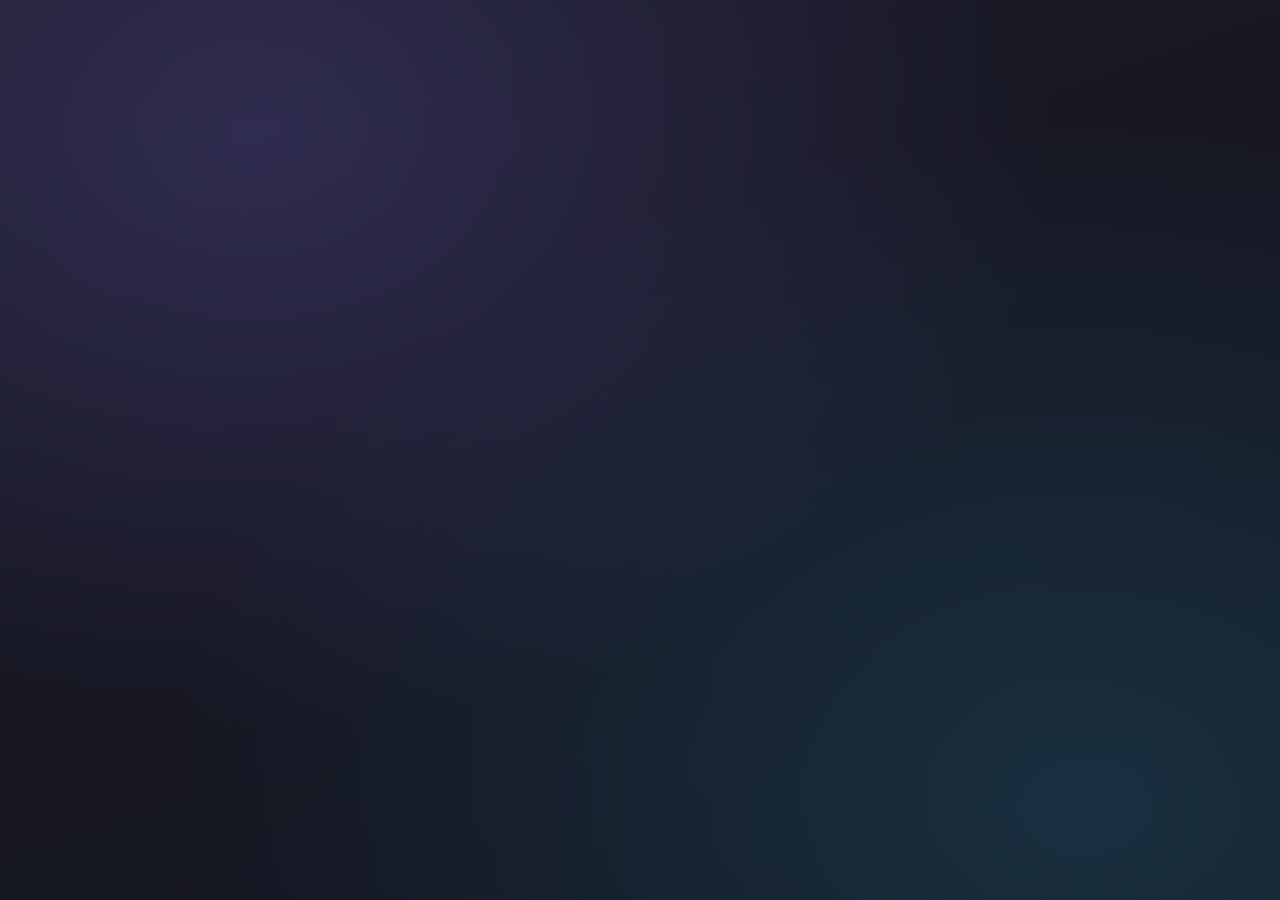
<file: shell/web/wallpaper.html>
<!doctype html>
<html lang="en">
<head>
  <meta charset="utf-8">
  <title>kompact wallpaper</title>
  <link rel="stylesheet" href="wallpaper.css">
</head>
<body>
  <div id="wallpaper" class="gradient"></div>
  <script src="wallpaper.js"></script>
</body>
</html>
</file>
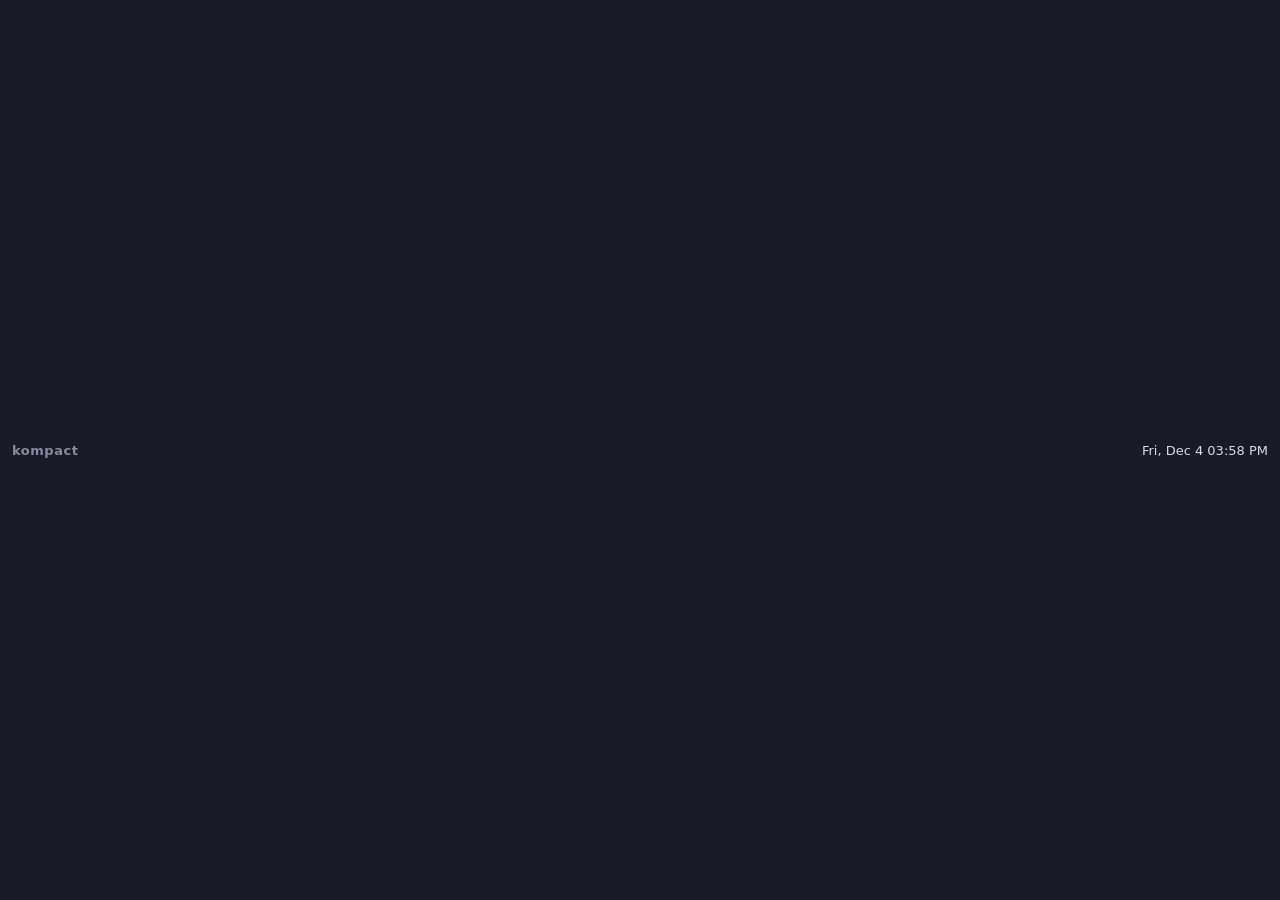
<file: attic/shell-gtk4-6b/web/panel.html>
<!doctype html>
<html lang="en">
<head>
  <meta charset="utf-8">
  <title>kompact panel</title>
  <link rel="stylesheet" href="panel.css">
</head>
<body>
  <div class="panel">
    <span class="brand">kompact</span>
    <span class="spacer"></span>
    <time id="clock"></time>
  </div>
  <script src="panel.js"></script>
</body>
</html>
</file>
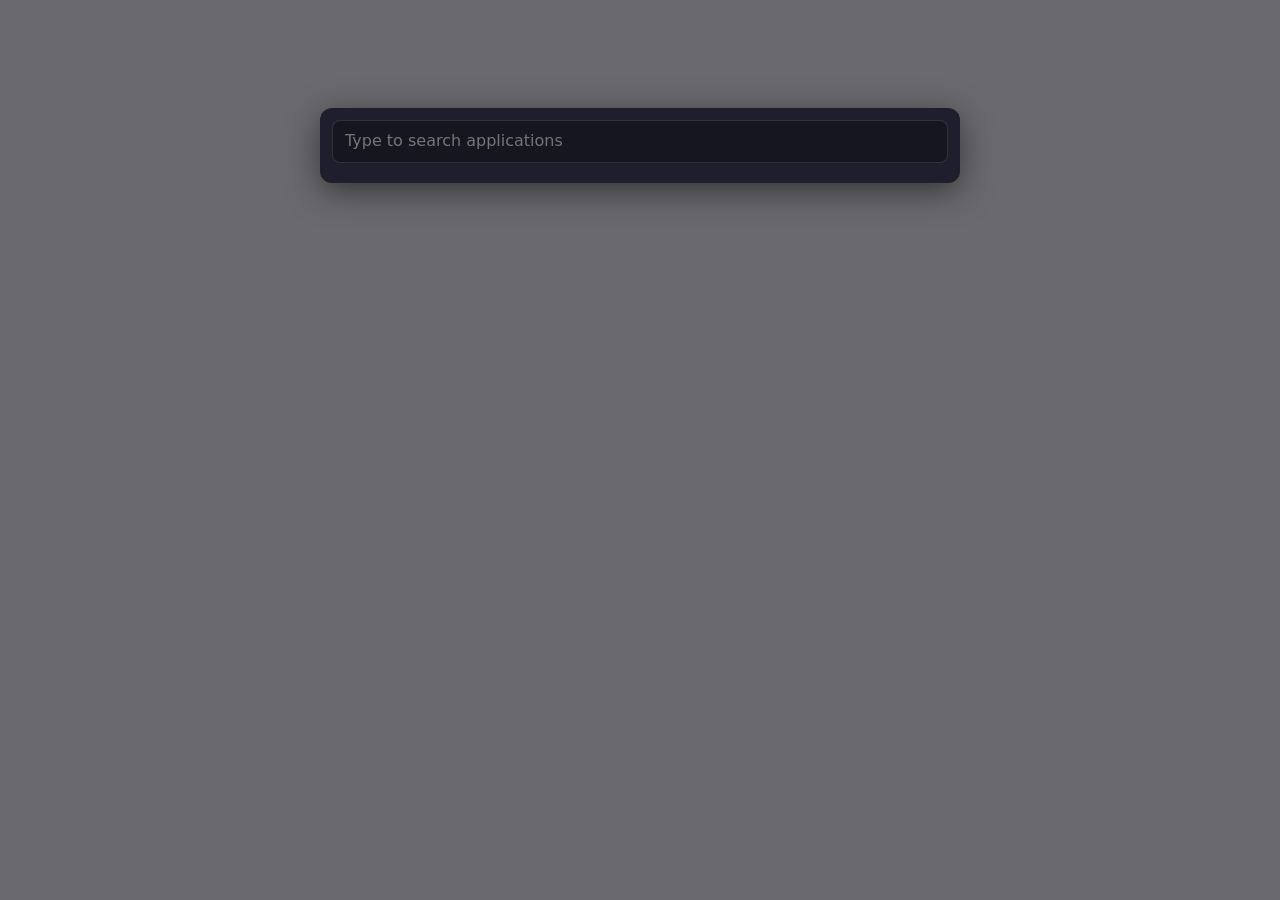
<file: attic/shell-gtk4/web/launcher.html>
<!doctype html>
<html lang="en">
<head>
  <meta charset="utf-8">
  <title>kompact launcher</title>
  <link rel="stylesheet" href="launcher.css">
</head>
<body>
  <div id="backdrop">
    <div id="card" role="dialog" aria-label="Applications">
      <input id="search" type="search" placeholder="Type to search applications" autocomplete="off" spellcheck="false">
      <ul id="list" role="listbox"></ul>
      <div id="empty" hidden>No matching applications</div>
    </div>
  </div>
  <script src="launcher.js"></script>
</body>
</html>
</file>
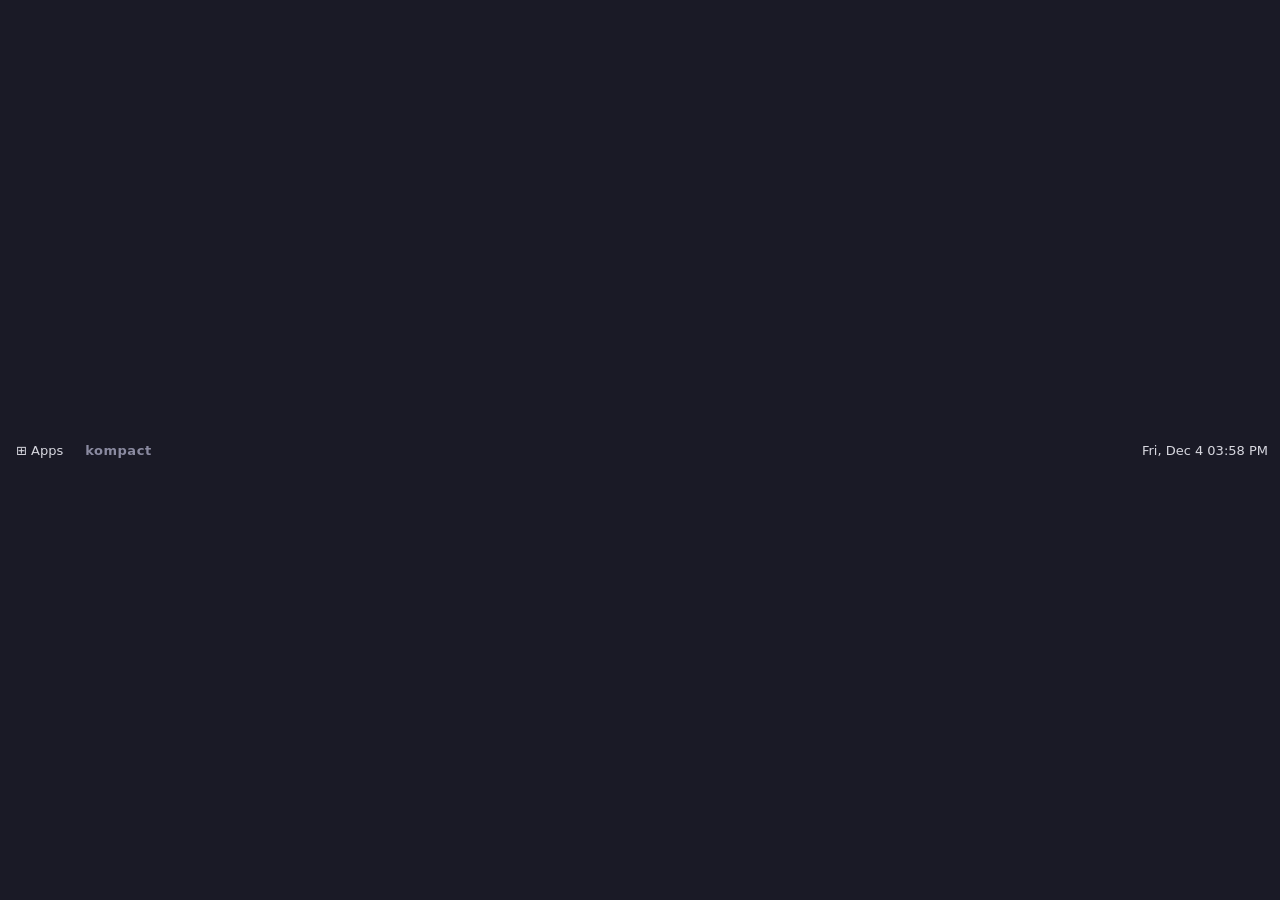
<file: attic/shell-gtk4/web/panel.html>
<!doctype html>
<html lang="en">
<head>
  <meta charset="utf-8">
  <title>kompact panel</title>
  <link rel="stylesheet" href="panel.css">
</head>
<body>
  <div class="panel">
    <button id="apps" class="apps" type="button" title="Applications">&#x229E; Apps</button>
    <span class="brand">kompact</span>
    <span class="spacer"></span>
    <time id="clock"></time>
  </div>
  <script src="panel.js"></script>
</body>
</html>
</file>
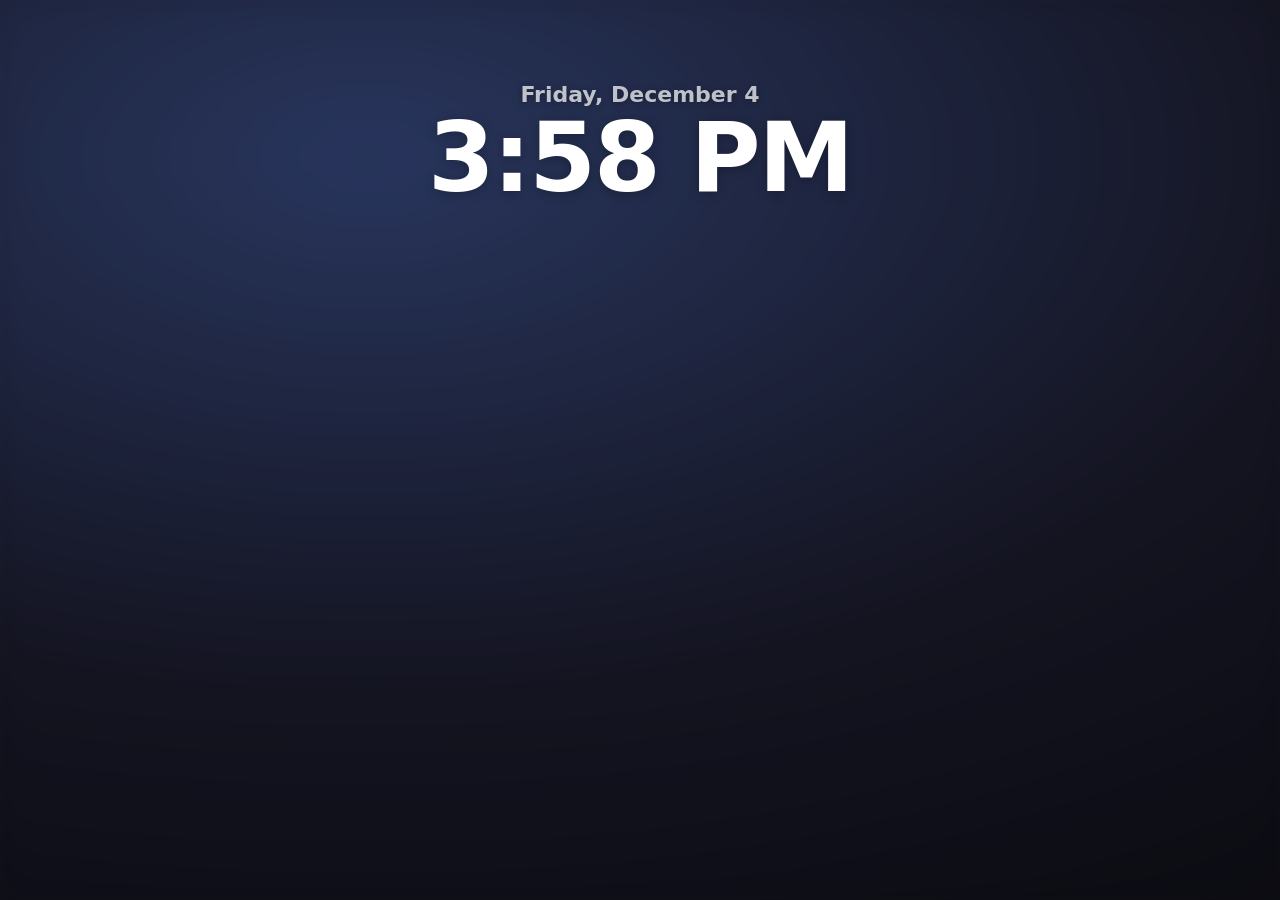
<file: shell/src-tauri/src/bin/kompact-greeter/page.html>
<!doctype html>
<html lang="en">
<head>
<meta charset="utf-8">
<title>Log In</title>
<style>
  /* 14c: kompact's login screen, macOS style: the time at the top, the people low in the middle
     (one picked: picture, name, password, session), Restart and Shut Down at the bottom. */
  :root {
    --fg: #ffffff;
    --muted: rgba(255, 255, 255, 0.72);
    --field: rgba(255, 255, 255, 0.22);
    --field-focus: rgba(255, 255, 255, 0.3);
    --accent: #0a84ff;
  }
  html, body {
    margin: 0; height: 100%; overflow: hidden;
    background: #1c1c22; color: var(--fg);
    font: 13px/1.3 -apple-system, "SF Pro Text", "Inter", "Cantarell", system-ui, sans-serif;
    cursor: default; user-select: none;
  }
  .bg { position: fixed; inset: -40px; background: radial-gradient(120% 90% at 30% 20%, #3a4a7a, #1c1c2c 60%, #101018) center / cover; filter: blur(28px) saturate(1.15); transition: opacity 0.4s; }
  .bg.sharp { inset: 0; filter: none; }
  #tint { position: fixed; inset: 0; background: rgba(0, 0, 0, 0.28); }
  main { position: relative; height: 100%; display: flex; flex-direction: column; align-items: center; }
  #test { position: fixed; top: 0; left: 0; right: 0; padding: 6px; text-align: center; background: rgba(255, 159, 10, 0.85); color: #1c1c22; font-weight: 600; font-size: 12px; }
  #date { margin-top: 9vh; font-size: 22px; font-weight: 600; color: var(--muted); text-shadow: 0 1px 6px rgba(0, 0, 0, 0.3); }
  #time { font-size: 96px; font-weight: 700; letter-spacing: -2px; line-height: 1; text-shadow: 0 2px 12px rgba(0, 0, 0, 0.25); font-variant-numeric: tabular-nums; }
  #message { margin-top: 14px; max-width: 60vw; text-align: center; font-size: 14px; text-shadow: 0 1px 4px rgba(0, 0, 0, 0.45); }
  #message:empty { display: none; }
  .spacer { flex: 1; }
  #form { display: flex; flex-direction: column; align-items: center; gap: 10px; margin-bottom: 6vh; }
  body:not(.main) #form, body:not(.main) #power { display: none; }
  #people { display: flex; gap: 22px; align-items: flex-end; }
  .person { display: flex; flex-direction: column; align-items: center; gap: 8px; border: 0; background: none; color: inherit; font: inherit; padding: 0; opacity: 0.55; transition: opacity 0.2s; }
  .person:hover { opacity: 0.85; }
  .person.on { opacity: 1; }
  .avatar {
    width: 56px; height: 56px; border-radius: 50%;
    background: linear-gradient(#9aa0ad, #646a78) center / cover;
    display: flex; align-items: center; justify-content: center;
    font-size: 22px; font-weight: 600; color: #fff; box-shadow: 0 2px 10px rgba(0, 0, 0, 0.35);
    transition: width 0.2s, height 0.2s, font-size 0.2s;
  }
  .person.on .avatar { width: 76px; height: 76px; font-size: 28px; }
  .person .name { font-size: 13px; font-weight: 600; text-shadow: 0 1px 4px rgba(0, 0, 0, 0.35); }
  .person.on .name { font-size: 15px; }
  #entry { position: relative; height: 30px; display: flex; align-items: center; justify-content: center; }
  #password {
    width: 200px; height: 28px; box-sizing: border-box; padding: 0 30px 0 12px;
    border: 0; border-radius: 14px; background: var(--field); color: var(--fg);
    font: inherit; outline: none; caret-color: var(--fg);
    -webkit-backdrop-filter: blur(10px); backdrop-filter: blur(10px);
  }
  #password::placeholder { color: var(--muted); }
  #password:focus { background: var(--field-focus); box-shadow: 0 0 0 2px color-mix(in srgb, var(--accent) 55%, transparent); }
  #password:disabled { opacity: 0.6; }
  #go { position: absolute; right: 4px; width: 22px; height: 22px; border-radius: 50%; border: 0; padding: 0; background: rgba(255, 255, 255, 0.35); color: #1c1c22; display: flex; align-items: center; justify-content: center; opacity: 0; transition: opacity 0.15s; }
  #go.on { opacity: 1; }
  #go svg { width: 12px; height: 12px; fill: none; stroke: currentColor; stroke-width: 2.2; stroke-linecap: round; stroke-linejoin: round; }
  .spin { width: 14px; height: 14px; border-radius: 50%; border: 2px solid rgba(255, 255, 255, 0.35); border-top-color: #fff; animation: spin 0.8s linear infinite; position: absolute; right: 8px; }
  @keyframes spin { to { transform: rotate(360deg); } }
  #session { font: inherit; font-size: 12px; color: var(--fg); background: rgba(255, 255, 255, 0.14); border: 0; border-radius: 10px; padding: 3px 10px; outline: none; }
  #session option { color: #1c1c22; }
  #note { min-height: 18px; font-size: 12px; color: var(--muted); text-shadow: 0 1px 3px rgba(0, 0, 0, 0.4); text-align: center; max-width: 60vw; }
  #note.error { color: #fff; }
  .shake { animation: shake 0.42s; }
  @keyframes shake { 10%, 90% { transform: translateX(-2px); } 20%, 80% { transform: translateX(5px); } 30%, 50%, 70% { transform: translateX(-9px); } 40%, 60% { transform: translateX(9px); } }
  #power { display: flex; gap: 34px; margin-bottom: 5vh; }
  .pw { display: flex; flex-direction: column; align-items: center; gap: 6px; border: 0; background: none; color: var(--muted); font: inherit; font-size: 12px; padding: 0; }
  .pw span.ring { width: 34px; height: 34px; border-radius: 50%; background: rgba(255, 255, 255, 0.16); display: flex; align-items: center; justify-content: center; }
  .pw:hover span.ring { background: rgba(255, 255, 255, 0.28); }
  .pw svg { width: 16px; height: 16px; fill: none; stroke: #fff; stroke-width: 1.8; stroke-linecap: round; }
  body.started #form > *:not(#note), body.started #power { visibility: hidden; }
</style>
</head>
<body>
<div class="bg" id="bg"></div><div id="tint"></div>
<main>
  <div id="test" hidden>Login screen test: Ctrl+Q quits. Logging in only reaches the test stand-in.</div>
  <div id="date"></div>
  <div id="time"></div>
  <div id="message"></div>
  <div class="spacer"></div>
  <div id="form">
    <div id="people"></div>
    <div id="entry">
      <input id="password" type="password" placeholder="Enter Password" autocomplete="off" spellcheck="false" aria-label="Password">
      <button id="go" tabindex="-1" aria-label="Log In"><svg viewBox="0 0 12 12"><path d="M2 6h8M6.5 2.5 10 6l-3.5 3.5"/></svg></button>
    </div>
    <select id="session" aria-label="Session" hidden></select>
    <div id="note" role="status" aria-live="polite"></div>
  </div>
  <div id="power">
    <button class="pw" data-power="restart"><span class="ring"><svg viewBox="0 0 16 16"><path d="M13 8a5 5 0 1 1-1.5-3.6M13 2.5v2.8h-2.8"/></svg></span>Restart</button>
    <button class="pw" data-power="shutdown"><span class="ring"><svg viewBox="0 0 16 16"><path d="M8 2v5.5M4.6 4.2a5 5 0 1 0 6.8 0"/></svg></span>Shut Down</button>
  </div>
</main>
<script>
/*GREETER*/
"use strict";
const G = window.GREETER || { users: [], sessions: [] };
const $ = (id) => document.getElementById(id);
const field = $("password");
const note = $("note");
const go = $("go");
const send = (m) => window.webkit.messageHandlers.kompact.postMessage(JSON.stringify(m));

if (G.main) document.body.classList.add("main");
$("test").hidden = !G.test;

let current = Math.min(G.first || 0, Math.max(0, G.users.length - 1));
let checking = false;
let closedUntil = 0;
let countdown = 0;

function tick() {
  const now = new Date();
  $("time").textContent = now.toLocaleTimeString(undefined, { hour: "numeric", minute: "2-digit" });
  $("date").textContent = now.toLocaleDateString(undefined, { weekday: "long", day: "numeric", month: "long" });
  setTimeout(tick, 60000 - (now.getSeconds() * 1000 + now.getMilliseconds()) + 20);
}
tick();

function say(text, error = false) {
  note.textContent = text;
  note.classList.toggle("error", error);
}

/** The picked person's background and message (published by their session). */
function showLook(u) {
  const bg = $("bg");
  bg.style.backgroundImage = u && u.wallpaper ? `url("${encodeURI(u.wallpaper)}")` : "";
  bg.classList.toggle("sharp", !!(u && u.wallpaper && u.blur === false));
  $("message").textContent = (u && u.message) || "";
}

function avatarOf(u) {
  const a = document.createElement("div");
  a.className = "avatar";
  if (u.picture) a.style.backgroundImage = `url("${encodeURI(u.picture)}")`;
  else a.textContent = u.initials || "";
  return a;
}

function renderPeople() {
  const box = $("people");
  box.replaceChildren(
    ...G.users.map((u, i) => {
      const b = document.createElement("button");
      b.className = "person" + (i === current ? " on" : "");
      b.tabIndex = -1;
      b.append(avatarOf(u));
      const n = document.createElement("div");
      n.className = "name";
      n.textContent = u.name;
      b.append(n);
      b.addEventListener("click", () => pick(i));
      return b;
    }),
  );
  const sel = $("session");
  sel.hidden = G.sessions.length < 2;
  sel.replaceChildren(
    ...G.sessions.map((s) => {
      const o = document.createElement("option");
      o.value = s.id;
      o.textContent = s.name;
      return o;
    }),
  );
  const u = G.users[current];
  if (u && u.session) sel.value = u.session;
  showLook(u);
  if (!G.users.length) say("No one can log in here (no accounts with a login shell).", true);
  else if (!G.sessions.length) say("No sessions are installed (/usr/share/wayland-sessions).", true);
  else if (!G.greetd) say("greetd isn't running, so logging in won't work.", true);
}

function pick(i) {
  if (checking || i < 0 || i >= G.users.length || i === current) return;
  current = i;
  field.value = "";
  go.classList.remove("on");
  if (Date.now() >= closedUntil) say("");
  renderPeople();
  send({ type: "select", user: G.users[i].login });
  field.focus();
}

function submit() {
  if (checking || !field.value || Date.now() < closedUntil || !G.users[current]) return;
  send({ type: "login", user: G.users[current].login, password: field.value, session: $("session").value || (G.sessions[0] && G.sessions[0].id) });
}

function caps(e) {
  if (checking || Date.now() < closedUntil) return;
  if (e && e.getModifierState && e.getModifierState("CapsLock")) say("Caps Lock is on");
  else if (note.textContent === "Caps Lock is on") say("");
}

field.addEventListener("keydown", (e) => {
  caps(e);
  if (e.key === "Enter") submit();
  else if (e.key === "Escape") field.value = "";
  else if (e.key === "ArrowLeft" && !field.value) pick(current - 1);
  else if (e.key === "ArrowRight" && !field.value) pick(current + 1);
  go.classList.toggle("on", !!field.value);
});
field.addEventListener("keyup", (e) => { caps(e); go.classList.toggle("on", !!field.value); });
field.addEventListener("input", () => go.classList.toggle("on", !!field.value));
go.addEventListener("click", submit);
document.querySelectorAll("[data-power]").forEach((b) => b.addEventListener("click", () => send({ type: "power", action: b.dataset.power })));
document.addEventListener("keydown", (e) => {
  if (G.test && e.ctrlKey && (e.key === "q" || e.key === "Q")) send({ type: "quit" });
  else if (G.main && document.activeElement !== field && !field.disabled) field.focus();
});

renderPeople();
if (G.main) field.focus();

window.kompactGreeter = {
  checking(on) {
    checking = on;
    field.disabled = on;
    let spin = document.querySelector(".spin");
    if (on && !spin) {
      spin = document.createElement("div");
      spin.className = "spin";
      $("entry").append(spin);
      go.classList.remove("on");
      say("");
    }
    if (!on && spin) spin.remove();
  },
  note(text) { say(text); },
  error(text) {
    this.checking(false);
    say(text, true);
    if (G.main) field.focus();
  },
  failed({ failures, wait_ms }) {
    this.checking(false);
    field.value = "";
    go.classList.remove("on");
    const entry = $("entry");
    entry.classList.remove("shake");
    void entry.offsetWidth;
    entry.classList.add("shake");
    clearInterval(countdown);
    if (wait_ms > 0) {
      closedUntil = Date.now() + wait_ms;
      field.disabled = true;
      const show = () => {
        const left = Math.ceil((closedUntil - Date.now()) / 1000);
        if (left <= 0) {
          clearInterval(countdown);
          field.disabled = false;
          say("");
          field.focus();
          return;
        }
        say(`Too many tries. Try again in ${left} s.`, true);
      };
      show();
      countdown = setInterval(show, 500);
    } else {
      say(failures > 1 ? `Wrong password (${failures} tries)` : "Wrong password", true);
      field.focus();
    }
  },
  started() {
    this.checking(false);
    document.body.classList.add("started");
    say("Logging in…");
  },
  select(login) {
    if (G.main) return;
    const i = G.users.findIndex((u) => u.login === login);
    if (i >= 0) { current = i; showLook(G.users[i]); }
  },
};
</script>
</body>
</html>
</file>
<file: shell/web/dock.css>
/* The dock (6m-d, 6m-d2): a frosted rounded bar at the bottom of a DOCK_SURFACE_HEIGHT (250 px)
   see-through surface; the room above it is for magnified icons, labels and window previews.
   Sizes follow --icon (10d-1b: the Size setting; dock.js sets it and works out the rest). Transitions run only while the
   pointer is on the dock or it slides in or out, so an idle dock costs kompact no frames. */
:root {
  --tint: rgba(36, 36, 44, 0.62);
  --tint-vibrant: rgba(40, 40, 48, 0.26);
  --border: rgba(255, 255, 255, 0.22);
  --dot: rgba(255, 255, 255, 0.9);
  --pop: rgba(32, 32, 38, 0.9);
  --pop-border: rgba(255, 255, 255, 0.14);
  --accent: #0a84ff;
  --icon: 50px;
}
html, body {
  margin: 0;
  width: 100%;
  height: 100%;
  overflow: hidden;
  background: transparent;
  cursor: default;
  user-select: none;
  font: 13px/1.2 -apple-system, "SF Pro Text", "Inter", "Cantarell", system-ui, sans-serif;
  color: #fff;
}

/* ---- The bar ---- */
#dock {
  position: absolute;
  bottom: 4px;
  left: 0;
  right: 0;
  width: max-content;
  margin: 0 auto;
  display: flex;
  align-items: flex-end;
  height: calc(var(--icon) + 14px);
  padding: 0 6px;
  border: 1px solid var(--border);
  border-radius: calc(var(--icon) * 0.44);
  isolation: isolate;
  box-shadow: inset 0 1px 0 rgba(255, 255, 255, 0.16), 0 10px 30px rgba(0, 0, 0, 0.35);
  transition: transform 220ms ease;
}
/* The tint over the (optional) blurred wallpaper, under the icons. */
#dock::before {
  content: "";
  position: absolute;
  inset: 0;
  border-radius: inherit;
  background: var(--tint);
  z-index: -1;
}
#dock.vibrant::before { background: var(--tint-vibrant); }
#dock.hidden { transform: translateY(calc(100% + 10px)); }
#dock.still, #dock.still * { transition: none !important; }

/* ---- Icons ---- */
.tile {
  position: relative;
  flex: none;
  width: calc(var(--icon) + 8px);
  height: calc(var(--icon) + 14px);
  padding: 0;
  border: 0;
  background: transparent;
  color: inherit;
  transition: width 90ms ease-out;
  outline: none;
}
/* What grows under the pointer, from its bottom edge. */
.tile .lift {
  position: absolute;
  left: 50%;
  bottom: 9px;
  width: var(--icon);
  height: var(--icon);
  margin-left: calc(var(--icon) / -2);
  transform-origin: 50% 100%;
  transition: transform 90ms ease-out;
}
.tile .icon {
  display: block;
  width: var(--icon);
  height: var(--icon);
  object-fit: contain;
  filter: drop-shadow(0 2px 3px rgba(0, 0, 0, 0.35));
}
.tile:active .icon { filter: drop-shadow(0 2px 3px rgba(0, 0, 0, 0.35)) brightness(0.65); }
.tile.dragging { z-index: 2; transition: none; }
.tile.dragging .lift { transition: none; }
.tile.dragging.remove .icon { opacity: 0.45; }
/* Clicked to launch: bounce until a window shows (or a few times). */
.tile.launching .icon { animation: bounce 0.7s ease-in-out 4; }
@keyframes bounce {
  0%, 100% { transform: translateY(0); }
  45% { transform: translateY(calc(var(--icon) * -0.4)); }
}
/* 10d-1b: the Dock settings can turn the bounce and the dots off. */
body.no-bounce .tile.launching .icon { animation: none; }
body.no-dots .dots { display: none; }
/* One dot per window (up to three) under a running app, as on macOS. */
.dots {
  position: absolute;
  left: 0;
  right: 0;
  bottom: 2px;
  display: flex;
  justify-content: center;
  gap: 3px;
}
.dots i {
  width: 4px;
  height: 4px;
  border-radius: 50%;
  background: var(--dot);
}
.badge {
  display: flex;
  align-items: center;
  justify-content: center;
  box-sizing: border-box;
  border-radius: calc(var(--icon) * 0.24);
  color: #fff;
  font-size: calc(var(--icon) * 0.48);
  font-weight: 600;
}
/* Launchpad: a grid of coloured squares, like its macOS icon. */
.launchpad .badge {
  background: linear-gradient(160deg, #9aa3b5, #4d5566);
  padding: calc(var(--icon) * 0.18);
  display: grid;
  grid-template-columns: repeat(3, 1fr);
  gap: 3px;
}
.launchpad .badge i { border-radius: 3px; }
.sep {
  flex: none;
  align-self: stretch;
  width: 1px;
  /* 10d-1: a wider, full-height place to right-click for the dock's own menu (the line stays 1 px). */
  padding: calc(var(--icon) * 0.2) 8px;
  margin: 0 -2px;
  box-sizing: content-box;
  background: rgba(255, 255, 255, 0.28);
  background-clip: content-box;
}

/* ---- The name above a hovered icon ---- */
#label {
  position: absolute;
  padding: 4px 10px;
  border: 1px solid var(--pop-border);
  border-radius: 7px;
  background: var(--pop);
  box-shadow: 0 4px 14px rgba(0, 0, 0, 0.35);
  white-space: nowrap;
  pointer-events: none;
}

/* ---- An app's windows (6m-d2) ---- */
#previews {
  position: absolute;
  display: flex;
  gap: 10px;
  max-width: calc(100% - 16px);
  box-sizing: border-box;
  padding: 10px;
  border: 1px solid var(--pop-border);
  border-radius: 14px;
  background: var(--pop);
  box-shadow: 0 10px 30px rgba(0, 0, 0, 0.45);
}
#previews[hidden] { display: none; }
.card {
  position: relative;
  flex: 0 1 176px;
  min-width: 96px;
  padding: 4px;
  border-radius: 10px;
}
.card:hover { background: rgba(255, 255, 255, 0.1); }
.card .thumb {
  position: relative;
  display: flex;
  align-items: center;
  justify-content: center;
  height: 100px;
  border-radius: 7px;
  overflow: hidden;
  box-shadow: inset 0 0 0 1px rgba(255, 255, 255, 0.1);
}
.card.focused .thumb { box-shadow: inset 0 0 0 2px var(--accent); }
.card .thumb .icon { width: 48px; height: 48px; filter: drop-shadow(0 3px 6px rgba(0, 0, 0, 0.4)); }
/* 6m-d3: the window itself, with its app icon small in the corner, as on macOS. */
.card .thumb .shot { position: absolute; inset: 4px; width: calc(100% - 8px); height: calc(100% - 8px); object-fit: contain; }
.card .thumb.has-shot { background: rgba(0, 0, 0, 0.25) !important; }
.card .thumb.has-shot > .icon { position: absolute; left: 6px; bottom: 6px; width: 24px; height: 24px; }
.card .thumb.has-shot > .badge { border-radius: 6px; font-size: 12px; }
.card.min .thumb .shot { opacity: 0.6; }
.card .thumb .badge { font-size: 22px; }
.card.min .thumb .icon { opacity: 0.55; }
.card .tag {
  position: absolute;
  left: 6px;
  top: 6px;
  padding: 2px 6px;
  border-radius: 5px;
  background: rgba(0, 0, 0, 0.45);
  font-size: 11px;
}
.card .x {
  position: absolute;
  right: 8px;
  top: 8px;
  width: 20px;
  height: 20px;
  padding: 0;
  border: 0;
  border-radius: 50%;
  background: rgba(0, 0, 0, 0.55);
  color: #fff;
  font: 600 13px/20px system-ui, sans-serif;
  text-align: center;
  visibility: hidden;
}
.card:hover .x { visibility: visible; }
.card .x:hover { background: #ff5f57; }
.card .title {
  margin-top: 6px;
  padding: 0 2px;
  overflow: hidden;
  text-overflow: ellipsis;
  white-space: nowrap;
  font-size: 12px;
  text-align: center;
}
.card.min .title { color: rgba(255, 255, 255, 0.6); }

/* 10d-3: light appearance (appearance.js sets data-theme). --accent comes from it too. */
:root[data-theme="light"] {
  --tint: rgba(246, 246, 248, 0.58);
  --tint-vibrant: rgba(255, 255, 255, 0.36);
  --border: rgba(0, 0, 0, 0.12);
  --dot: rgba(0, 0, 0, 0.7);
  --pop: rgba(246, 246, 248, 0.95);
  --pop-border: rgba(0, 0, 0, 0.12);
}
:root[data-theme="light"] body { color: #1d1d1f; }
:root[data-theme="light"] #dock { box-shadow: inset 0 1px 0 rgba(255, 255, 255, 0.5), 0 10px 30px rgba(0, 0, 0, 0.2); }
:root[data-theme="light"] .sep { background-color: rgba(0, 0, 0, 0.2); }
:root[data-theme="light"] .card:hover { background: rgba(0, 0, 0, 0.06); }
:root[data-theme="light"] .card.min .title { color: rgba(0, 0, 0, 0.5); }
:root[data-theme="light"] #label, :root[data-theme="light"] #previews { box-shadow: 0 6px 18px rgba(0, 0, 0, 0.18); }

/* 10d-1c: the dock on the left or right edge (dock.js sets data-side): a column centred down
   the edge; icons grow away from it; the dots sit on the edge side; the separator lies flat. */
:root[data-side="left"] #dock,
:root[data-side="right"] #dock {
  top: 0;
  bottom: 0;
  width: calc(var(--icon) + 14px);
  height: max-content;
  margin: auto 0;
  padding: 6px 0;
  flex-direction: column;
}
:root[data-side="left"] #dock { left: 4px; right: auto; align-items: flex-start; }
:root[data-side="right"] #dock { left: auto; right: 4px; align-items: flex-end; }
:root[data-side="left"] #dock.hidden { transform: translateX(calc(-100% - 10px)); }
:root[data-side="right"] #dock.hidden { transform: translateX(calc(100% + 10px)); }
:root[data-side="left"] .tile,
:root[data-side="right"] .tile {
  width: calc(var(--icon) + 14px);
  height: calc(var(--icon) + 8px);
  transition: height 90ms ease-out;
}
:root[data-side="left"] .tile .lift,
:root[data-side="right"] .tile .lift {
  top: 50%;
  bottom: auto;
  margin: calc(var(--icon) / -2) 0 0;
}
:root[data-side="left"] .tile .lift { left: 9px; transform-origin: 0% 50%; }
:root[data-side="right"] .tile .lift { left: auto; right: 9px; transform-origin: 100% 50%; }
:root[data-side="left"] .dots,
:root[data-side="right"] .dots {
  top: 0;
  bottom: 0;
  flex-direction: column;
  align-items: center;
}
:root[data-side="left"] .dots { left: 2px; right: auto; }
:root[data-side="right"] .dots { left: auto; right: 2px; }
:root[data-side="left"] .sep,
:root[data-side="right"] .sep {
  width: auto;
  height: 1px;
  padding: 8px calc(var(--icon) * 0.2);
  margin: -2px 0;
}
:root[data-side="left"] .tile.launching .icon { animation-name: bounce-right; }
:root[data-side="right"] .tile.launching .icon { animation-name: bounce-left; }
@keyframes bounce-right {
  0%, 100% { transform: translateX(0); }
  45% { transform: translateX(calc(var(--icon) * 0.4)); }
}
@keyframes bounce-left {
  0%, 100% { transform: translateX(0); }
  45% { transform: translateX(calc(var(--icon) * -0.4)); }
}
/* Beside a side dock the windows stack downwards (the surface is only so wide). */
:root[data-side="left"] #previews,
:root[data-side="right"] #previews {
  flex-direction: column;
  max-width: none;
  max-height: calc(100% - 16px);
  overflow-y: auto;
}
:root[data-side="left"] .card,
:root[data-side="right"] .card { flex: none; width: 176px; }
</file>
<file: shell/web/panel.css>
/* macOS-style menu bar: 28 px high (PANEL_HEIGHT in src-tauri/src/config.rs). Over a wallpaper
   image it shows the shell's blurred copy of it (vibrancy.js) under a dark tint, like frosted
   glass; over the gradient it is a plain see-through tint. */
:root {
  --tint: rgba(22, 22, 32, 0.55);
  --tint-vibrant: rgba(18, 18, 26, 0.38);
  --fg: #f2f2f7;
  --hover: rgba(255, 255, 255, 0.16);
  --pressed: rgba(255, 255, 255, 0.26);
}
html, body {
  margin: 0;
  height: 100%;
  overflow: hidden;
  background: transparent;
  color: var(--fg);
  font: 13px/1 -apple-system, "SF Pro Text", "Inter", "Cantarell", system-ui, sans-serif;
  cursor: default;
  user-select: none;
}
#bar { height: 100%; }
#bar.vibrant { box-shadow: inset 0 -1px 0 rgba(255, 255, 255, 0.06); }
.panel {
  position: relative;
  display: flex;
  align-items: center;
  gap: 2px;
  padding: 0 10px;
  box-sizing: border-box;
  text-shadow: 0 1px 1px rgba(0, 0, 0, 0.25);
}
/* The tint goes on top of the (optional) blurred image, under the items. */
.panel::before {
  content: "";
  position: absolute;
  inset: 0;
  background: var(--tint);
  z-index: -1;
}
.panel.vibrant::before { background: var(--tint-vibrant); }
.panel { isolation: isolate; }
.item {
  display: inline-flex;
  align-items: center;
  height: 22px;
  padding: 0 9px;
  border-radius: 5px;
}
.logo { padding: 0 8px 0 6px; }
.logo svg { fill: currentColor; }
button.item.logo svg { fill: currentColor; }
.logo .cut { fill: none; stroke: rgb(30, 30, 40); stroke-width: 1.5; stroke-linecap: round; }
.brand { font-weight: 700; padding-left: 4px; max-width: 320px; overflow: hidden; text-overflow: ellipsis; white-space: nowrap; }
/* 13d: items keep their size; a long app name gives way first (then menubar.js folds items). */
.item { flex-shrink: 0; }
.item.brand { flex-shrink: 1; min-width: 48px; display: block; line-height: 22px; }
.spacer { flex: 1; }
#clock { font-variant-numeric: tabular-nums; }
button.item {
  border: 0;
  margin: 0;
  background: transparent;
  color: inherit;
  font: inherit;
}
button.item:hover { background: var(--hover); }
button.item:active { background: var(--pressed); }
button.item svg { fill: currentColor; }
button.item svg.stroke { fill: none; stroke: currentColor; stroke-width: 1.7; stroke-linecap: round; }

/* 9e-c: screen sharing, like macOS's purple screen-recording pill. */
.sharing { padding: 0 4px; }
.sharing[hidden] { display: none; }
.sharing-pill {
  display: inline-flex;
  align-items: center;
  justify-content: center;
  height: 18px;
  padding: 0 7px;
  border-radius: 9px;
  background: #a550e0;
  color: #fff;
  box-shadow: 0 0 0 0.5px rgba(0, 0, 0, 0.25);
}
.sharing-pill svg { fill: none; stroke: currentColor; stroke-width: 1.6; stroke-linecap: round; }

/* 6e: the current workspace, as a small screen with its number; click for all of them. */
.spaces { padding: 0 7px; }
.space-icon {
  display: inline-flex;
  align-items: center;
  justify-content: center;
  box-sizing: border-box;
  width: 20px;
  height: 15px;
  border: 1.5px solid currentColor;
  border-radius: 4px;
  font: 700 9.5px/1 -apple-system, "SF Pro Text", "Inter", "Cantarell", system-ui, sans-serif;
  font-variant-numeric: tabular-nums;
}

/* 10d-3: light appearance (appearance.js sets data-theme), like macOS's light menu bar. */
:root[data-theme="light"] {
  --tint: rgba(246, 246, 248, 0.66);
  --tint-vibrant: rgba(255, 255, 255, 0.45);
  --fg: #1d1d1f;
  --hover: rgba(0, 0, 0, 0.09);
  --pressed: rgba(0, 0, 0, 0.16);
}
:root[data-theme="light"] .panel { text-shadow: none; }
:root[data-theme="light"] #bar.vibrant { box-shadow: inset 0 -1px 0 rgba(0, 0, 0, 0.08); }
:root[data-theme="light"] .logo .cut { stroke: rgb(240, 240, 244); }

/* 12a: the network item. Wi-Fi: dim bars beyond the strength; off: a slash; wired: </>. */
.net[hidden] { display: none; }
.net { padding: 0 6px; }
.net svg { display: none; }
.net[data-icon="wifi"] .net-wifi, .net[data-icon="none"] .net-wifi, .net[data-icon="off"] .net-wifi, .net[data-icon="connecting"] .net-wifi { display: block; }
.net[data-icon="ethernet"] .net-wired { display: block; }
.net .net-wifi path { fill: currentColor; }
.net .net-wifi .slash { fill: none; stroke: currentColor; stroke-width: 1.5; stroke-linecap: round; display: none; }
.net[data-icon="off"] .slash { display: block; }
.net[data-icon="off"] .net-wifi path:not(.slash), .net[data-icon="none"] .net-wifi path { opacity: 0.3; }
.net[data-bars="0"][data-icon="wifi"] .b1, .net[data-bars="0"][data-icon="wifi"] .b2, .net[data-bars="1"][data-icon="wifi"] .b2 { opacity: 0.3; }
.net[data-icon="connecting"] .net-wifi path { animation: net-pulse 1.2s ease-in-out infinite; }
@keyframes net-pulse { 50% { opacity: 0.3; } }
.net .net-wired circle { fill: currentColor; }

/* 12b: Bluetooth: dim when off, a dot under it while a device is connected. */
.bt[hidden] { display: none; }
.bt { padding: 0 6px; position: relative; }
.bt[data-state="off"] svg { opacity: 0.4; }
.bt[data-state="connected"]::after {
  content: "";
  position: absolute;
  left: 50%;
  bottom: 1px;
  width: 3px;
  height: 3px;
  margin-left: -1.5px;
  border-radius: 50%;
  background: currentColor;
}

/* 12c: sound. */
.sound[hidden] { display: none; }
.sound { padding: 0 5px; }
.sound .body { fill: currentColor; }
.sound .w { fill: none; stroke: currentColor; stroke-width: 2; stroke-linecap: round; }
.sound .slash { display: none; }
.sound[data-waves="0"] .w1, .sound[data-waves="0"] .w2, .sound[data-waves="0"] .w3,
.sound[data-waves="1"] .w2, .sound[data-waves="1"] .w3,
.sound[data-waves="2"] .w3 { display: none; }
.sound[data-muted="true"] .slash { display: inline; }

/* 12d: the clock as a button, Do Not Disturb's moon, the microphone-in-use dot. */
button.item.clock { padding: 0 8px; }

/* 19h: the assistant. Still when idle; the wave moves only while it listens or works. */
.as-wave { display: none; align-items: center; gap: 2px; height: 16px; }
.as-wave i { display: block; width: 2.5px; height: 3px; border-radius: 2px; background: #5ad8ff; transition: height 90ms linear; }
button.item.assistant.on .as-ring { display: none; }
button.item.assistant.on .as-wave { display: flex; }
button.item.assistant.on { background: rgba(90, 216, 255, 0.16); }
button.item.assistant.on .as-wave i { height: calc(3px + 13px * var(--l, 0) * var(--k, 1)); }
.as-wave i:nth-child(1), .as-wave i:nth-child(5) { --k: 0.45; }
.as-wave i:nth-child(2), .as-wave i:nth-child(4) { --k: 0.8; }
button.item.assistant.thinking .as-wave i { animation: as-think 0.9s steps(9) infinite; }
.as-wave i:nth-child(2) { animation-delay: -0.15s; }
.as-wave i:nth-child(3) { animation-delay: -0.3s; }
.as-wave i:nth-child(4) { animation-delay: -0.45s; }
.as-wave i:nth-child(5) { animation-delay: -0.6s; }
@keyframes as-think { 0%, 100% { height: 3px; } 50% { height: 12px; } }
.dnd[hidden], .mic-use[hidden] { display: none; }
.dnd svg { fill: currentColor; }
.mic-use { padding: 0 4px; }
.mic-dot { width: 8px; height: 8px; border-radius: 50%; background: #ff9f0a; box-shadow: 0 0 0 1px rgba(0, 0, 0, 0.25); }

/* 12f: the input switcher. */
.input[hidden] { display: none; }
.input span { font-size: 11px; font-weight: 700; letter-spacing: 0.5px; padding: 1px 4px; border: 1.2px solid currentColor; border-radius: 4px; }
</file>
<file: shell/web/settings.css>
/* 10c: System Settings, laid out like macOS: a sidebar, then grouped rounded cards. */
:root {
  /* 10d-2 fix: native controls (colour picker, scrollbars, popups) follow light/dark too. */
  color-scheme: light dark;
  --bg: #ececee;
  --sidebar: #e3e3e6;
  --card: #ffffff;
  --line: rgba(0, 0, 0, 0.08);
  --fg: #1d1d1f;
  --muted: #6e6e73;
  --accent: #0a66d9;
  --accent-fg: #ffffff;
  --key: #f4f4f6;
  --key-line: rgba(0, 0, 0, 0.14);
  --changed: #e8a200;
  --error: #c4291c;
  --rec: #d93a2f;
  --hover: rgba(0, 0, 0, 0.05);
  --seg: #dcdce0;
  --seg-on: #ffffff;
  --shadow: 0 0 0 0.5px rgba(0, 0, 0, 0.12), 0 1px 2px rgba(0, 0, 0, 0.06);
}
/* 10d-3: Settings → Appearance (appearance.js sets data-theme); the system's choice until it has. */
:root[data-theme="dark"] {
  --bg: #1e1e20;
  --sidebar: #2a2a2d;
  --card: #2c2c2f;
  --line: rgba(255, 255, 255, 0.08);
  --fg: #f2f2f7;
  --muted: #98989d;
  --accent: #3d8bff;
  --key: #3a3a3e;
  --key-line: rgba(255, 255, 255, 0.16);
  --changed: #ffbd2e;
  --error: #ff6b5e;
  --rec: #ff5a4f;
  --hover: rgba(255, 255, 255, 0.06);
  --seg: #3a3a3e;
  --seg-on: #636366;
  --shadow: 0 0 0 0.5px rgba(255, 255, 255, 0.1);
}
@media (prefers-color-scheme: dark) {
  :root:not([data-theme]) {
    --bg: #1e1e20;
    --sidebar: #2a2a2d;
    --card: #2c2c2f;
    --line: rgba(255, 255, 255, 0.08);
    --fg: #f2f2f7;
    --muted: #98989d;
    --accent: #3d8bff;
    --key: #3a3a3e;
    --key-line: rgba(255, 255, 255, 0.16);
    --changed: #ffbd2e;
    --error: #ff6b5e;
    --rec: #ff5a4f;
    --hover: rgba(255, 255, 255, 0.06);
    --seg: #3a3a3e;
    --seg-on: #636366;
    --shadow: 0 0 0 0.5px rgba(255, 255, 255, 0.1);
  }
}
* { box-sizing: border-box; }
html, body {
  margin: 0;
  height: 100%;
  background: var(--bg);
  color: var(--fg);
  font: 13px/1.35 -apple-system, "SF Pro Text", "Inter", "Cantarell", system-ui, sans-serif;
  -webkit-user-select: none;
  user-select: none;
}
button { font: inherit; color: inherit; }
.app { display: flex; height: 100%; }

/* 10c: the window's own title bar and frame (no GTK one). */
.traffic { display: flex; gap: 8px; align-items: center; height: 28px; margin: -4px 0 8px 2px; }
.light {
  width: 12px;
  height: 12px;
  border-radius: 50%;
  border: 0;
  padding: 0;
  display: inline-flex;
  align-items: center;
  justify-content: center;
  box-shadow: inset 0 0 0 0.5px rgba(0, 0, 0, 0.2);
}
.light.close { background: #ff5f57; }
.light.min { background: #febc2e; }
.light.zoom { background: #28c840; }
.light svg { width: 8px; height: 8px; fill: none; stroke: rgba(0, 0, 0, 0.55); stroke-width: 1.3; stroke-linecap: round; opacity: 0; }
.traffic:hover .light svg { opacity: 1; }
body.inactive .light { background: #c8c8cc; }
@media (prefers-color-scheme: dark) { body.inactive .light { background: #5a5a5e; } }
:root[data-theme="dark"] body.inactive .light { background: #5a5a5e; }
:root[data-theme="light"] body.inactive .light { background: #c8c8cc; }
:root[data-theme="light"] { color-scheme: light; }
:root[data-theme="dark"] { color-scheme: dark; }
/* 10d-3: title-bar buttons on the right: the three move to the window's top-right corner, in
   Windows order (minimize, maximize, close). */
:root[data-buttons="right"] .traffic {
  position: fixed;
  top: 8px;
  right: 12px;
  z-index: 11;
  margin: 0;
  height: 20px;
}
:root[data-buttons="right"] .light.min { order: 1; }
:root[data-buttons="right"] .light.zoom { order: 2; }
:root[data-buttons="right"] .light.close { order: 3; }
:root[data-buttons="right"] .sidebar .search { margin-top: 18px; }
.head { cursor: default; }
.edge { position: fixed; z-index: 10; }
.edge.n, .edge.s { left: 6px; right: 6px; height: 4px; cursor: ns-resize; }
.edge.n { top: 0; } .edge.s { bottom: 0; }
.edge.e, .edge.w { top: 6px; bottom: 6px; width: 4px; cursor: ew-resize; }
.edge.e { right: 0; } .edge.w { left: 0; }
.edge.ne, .edge.nw, .edge.se, .edge.sw { width: 8px; height: 8px; }
.edge.ne { top: 0; right: 0; cursor: nesw-resize; } .edge.sw { bottom: 0; left: 0; cursor: nesw-resize; }
.edge.nw { top: 0; left: 0; cursor: nwse-resize; } .edge.se { bottom: 0; right: 0; cursor: nwse-resize; }

.sidebar {
  flex: 0 0 220px;
  background: var(--sidebar);
  border-right: 1px solid var(--line);
  padding: 12px 10px;
  overflow: auto;
}
.search {
  width: 100%;
  height: 28px;
  padding: 0 10px;
  border-radius: 7px;
  border: 1px solid var(--line);
  background: var(--card);
  color: var(--fg);
  font: inherit;
  outline: none;
  -webkit-user-select: text;
  user-select: text;
}
.search:focus { border-color: var(--accent); box-shadow: 0 0 0 3px color-mix(in srgb, var(--accent) 25%, transparent); }
.panes { list-style: none; margin: 12px 0 0; padding: 0; }
/* 13h: a thin line between groups of panes, as in macOS's sidebar. */
.panes .sep { height: 1px; margin: 7px 8px; background: var(--line); }
.pane {
  display: flex;
  align-items: center;
  gap: 8px;
  width: 100%;
  padding: 5px 8px;
  border: 0;
  border-radius: 6px;
  background: transparent;
  text-align: left;
  cursor: default;
}
.pane.selected { background: var(--accent); color: var(--accent-fg); }
.pane-icon {
  display: inline-flex;
  align-items: center;
  justify-content: center;
  width: 22px;
  height: 22px;
  border-radius: 6px;
  background: linear-gradient(#9a9aa2, #6d6d75);
  color: #fff;
}
.pane-icon svg { fill: none; stroke: currentColor; stroke-width: 1.3; stroke-linecap: round; }

.content { flex: 1; overflow: auto; padding: 18px 28px 28px; }
.head h1 { font-size: 20px; font-weight: 700; margin: 4px 0 2px; }
.sub { color: var(--muted); margin: 0 0 16px; }

.card {
  background: var(--card);
  border-radius: 10px;
  box-shadow: var(--shadow);
  margin: 0 0 14px;
  overflow: hidden;
}
.group-title { font-weight: 600; color: var(--muted); margin: 18px 4px 6px; font-size: 12px; }
.row {
  display: flex;
  align-items: center;
  gap: 12px;
  min-height: 40px;
  padding: 6px 12px;
}
.row + .row { border-top: 1px solid var(--line); }
.row-label { flex: 1; min-width: 0; }
.row-label .note { display: block; color: var(--error); font-size: 12px; margin-top: 2px; }
.muted { color: var(--muted); }
.changed-dot { display: inline-block; width: 6px; height: 6px; border-radius: 50%; background: var(--changed); margin: 0 6px 1px 0; vertical-align: middle; }

.keys { display: flex; align-items: center; gap: 6px; flex-wrap: wrap; justify-content: flex-end; }
.or { color: var(--muted); font-size: 12px; }
.combo {
  display: inline-flex;
  align-items: center;
  gap: 3px;
  padding: 3px 5px;
  border: 1px solid transparent;
  border-radius: 7px;
  background: transparent;
  cursor: default;
  position: relative;
}
.combo:hover { background: var(--hover); border-color: var(--line); }
.combo:focus-visible { outline: 2px solid var(--accent); outline-offset: 1px; }
.cap {
  display: inline-flex;
  align-items: center;
  justify-content: center;
  min-width: 22px;
  height: 22px;
  padding: 0 6px;
  border-radius: 5px;
  background: var(--key);
  border: 1px solid var(--key-line);
  border-bottom-width: 2px;
  font-size: 12px;
  font-variant-numeric: tabular-nums;
  white-space: nowrap;
}
.combo .remove {
  display: none;
  margin-left: 2px;
  width: 16px;
  height: 16px;
  border-radius: 50%;
  border: 0;
  background: var(--muted);
  color: var(--card);
  font-size: 11px;
  line-height: 16px;
  padding: 0;
}
.combo:hover .remove { display: inline-block; }
.none { color: var(--muted); font-style: italic; padding: 0 4px; }
.recording {
  display: inline-flex;
  align-items: center;
  gap: 6px;
  padding: 3px 10px;
  height: 30px;
  border-radius: 7px;
  border: 1px solid var(--rec);
  color: var(--rec);
  animation: pulse 1.2s ease-in-out infinite;
}
@keyframes pulse { 50% { opacity: 0.55; } }
.icon-btn, .link {
  border: 0;
  background: transparent;
  color: var(--accent);
  cursor: default;
  padding: 2px 4px;
  border-radius: 5px;
}
.icon-btn { font-size: 16px; line-height: 1; color: var(--muted); }
.icon-btn:hover, .link:hover { background: var(--hover); }

.segmented { display: inline-flex; background: var(--seg); border-radius: 7px; padding: 2px; gap: 2px; }
.segmented button {
  border: 0;
  background: transparent;
  padding: 3px 12px;
  border-radius: 5px;
  cursor: default;
}
.segmented button[aria-checked="true"] { background: var(--seg-on); box-shadow: 0 1px 2px rgba(0, 0, 0, 0.15); font-weight: 600; }

.btn {
  border: 1px solid var(--line);
  background: var(--key);
  border-radius: 6px;
  padding: 3px 12px;
  cursor: default;
}
.btn.primary { background: var(--accent); color: var(--accent-fg); border-color: transparent; }
.btn:active { filter: brightness(0.95); }

.status { color: var(--muted); min-height: 18px; margin: 4px 4px 0; }
.status.error { color: var(--error); }
.offline { color: var(--muted); text-align: center; }

.dialog-back {
  position: fixed;
  inset: 0;
  background: rgba(0, 0, 0, 0.25);
  display: flex;
  align-items: flex-start;
  justify-content: center;
  padding-top: 90px;
}
.dialog-back[hidden] { display: none; }
.dialog {
  width: min(420px, calc(100% - 32px));
  background: var(--card);
  border-radius: 12px;
  box-shadow: 0 12px 40px rgba(0, 0, 0, 0.3), var(--shadow);
  padding: 18px 18px 14px;
}
.dialog h2 { font-size: 14px; margin: 0 0 6px; }
.dialog p { margin: 0 0 14px; color: var(--muted); }
.dlg-buttons { display: flex; gap: 8px; justify-content: flex-end; flex-wrap: wrap; }
.hidden-row { display: none; }

/* 10d-1: the Dock pane. */
.content[hidden] { display: none; }
.hint { display: block; color: var(--muted); font-size: 12px; margin-top: 2px; }
label.row { cursor: default; }
.switch {
  -webkit-appearance: none;
  appearance: none;
  flex: 0 0 auto;
  width: 38px;
  height: 22px;
  margin: 0;
  border-radius: 11px;
  background: var(--seg);
  position: relative;
  transition: background 0.15s;
  outline: none;
}
.switch::after {
  content: "";
  position: absolute;
  top: 2px;
  left: 2px;
  width: 18px;
  height: 18px;
  border-radius: 50%;
  background: #fff;
  box-shadow: 0 1px 2px rgba(0, 0, 0, 0.3);
  transition: transform 0.15s;
}
.switch:checked { background: var(--accent); }
.switch:checked::after { transform: translateX(16px); }
.switch:focus-visible { box-shadow: 0 0 0 3px color-mix(in srgb, var(--accent) 35%, transparent); }
/* 10d-1b: sliders. */
.slider { display: flex; align-items: center; gap: 8px; flex: 0 1 300px; min-width: 200px; }
.slider .end { color: var(--muted); font-size: 11px; }
.slider .val { color: var(--muted); font-size: 11px; min-width: 38px; text-align: right; font-variant-numeric: tabular-nums; }
.slider input[type="range"] { flex: 1; min-width: 80px; accent-color: var(--accent); }
.row.off { opacity: 0.45; }
.select {
  font: inherit;
  color: var(--fg);
  background: var(--key);
  border: 1px solid var(--line);
  border-radius: 6px;
  padding: 3px 8px;
}
/* 14b: Users & Login. */
.pane-icon.users { background: linear-gradient(#5ac8fa, #3478f6); }
.pane-icon.users svg { fill: none; }
.us-head { display: flex; align-items: center; gap: 16px; }
.us-picture {
  width: 64px; height: 64px; flex: 0 0 64px; border-radius: 50%;
  background: linear-gradient(#9aa0ad, #646a78) center / cover;
  display: flex; align-items: center; justify-content: center;
  font-size: 24px; font-weight: 600; color: #fff;
}
.us-thumb { width: 56px; height: 34px; border-radius: 4px; object-fit: cover; flex: 0 0 56px; }
.us-thumb:not([src]), .us-thumb[src=""] { visibility: hidden; }
.text-field {
  font: inherit; color: var(--fg); background: var(--key); border: 1px solid var(--line);
  border-radius: 6px; padding: 4px 8px; width: 220px; max-width: 50%;
}
.text-field:focus { outline: none; border-color: var(--accent); box-shadow: 0 0 0 3px color-mix(in srgb, var(--accent) 30%, transparent); }

/* 13d: Control Center. */
.pane-icon.control { background: linear-gradient(#8e8e96, #55555e); }
.pane-icon.control svg { fill: none; }

/* 12j: About and Default Apps. */
.pane-icon.about { background: linear-gradient(#a2a2aa, #6b6b74); }
.pane-icon.about svg { fill: none; }
.pane-icon.defaults { background: linear-gradient(#5ac8fa, #2b8fd6); }
.pane-icon.defaults svg { fill: none; }
.ab-head { display: flex; flex-direction: column; align-items: center; text-align: center; padding-top: 8px; }
.ab-computer svg { fill: none; stroke: var(--muted); stroke-width: 2; stroke-linejoin: round; stroke-linecap: round; }
.ab-computer .ab-screen { fill: color-mix(in srgb, var(--accent) 55%, #1d2b44); stroke: none; }
.ab-head h1 { margin-top: 6px; }
#ab-facts .row-label { flex: 0 0 150px; color: var(--muted); }
#ab-facts .ab-value { flex: 1; min-width: 0; text-align: right; overflow-wrap: anywhere; -webkit-user-select: text; user-select: text; }
.df-icon { width: 24px; height: 24px; flex: 0 0 24px; object-fit: contain; }
.df-icon:not([src]), .df-icon[src=""] { visibility: hidden; }
.df-select { max-width: 240px; }

/* 12i-1: Lock Screen. */
.pane-icon.lock { background: linear-gradient(#6d6d75, #3c3c43); }

/* 12h-1: Displays. */
.pane-icon.displays { background: linear-gradient(#4aa8ff, #1a6ee0); }
.ds-stage { position: relative; height: 240px; overflow: hidden; touch-action: none; user-select: none; }
.ds-empty { position: absolute; inset: 0; display: flex; align-items: center; justify-content: center; color: var(--muted); }
.ds-display {
  position: absolute;
  box-sizing: border-box;
  border-radius: 4px;
  border: 2px solid transparent;
  background: linear-gradient(#5b8fd6, #2f63b4);
  color: #ffffff;
  display: flex;
  flex-direction: column;
  align-items: center;
  justify-content: center;
  gap: 2px;
  font-size: 11px;
  cursor: grab;
  box-shadow: 0 1px 3px rgba(0, 0, 0, 0.3);
}
.ds-display.dragging { cursor: grabbing; opacity: 0.85; border-color: var(--accent); z-index: 1; }
.ds-display.virtual { border-style: dashed; }
.ds-display .ds-name { font-weight: 600; }
.ds-display .ds-size { opacity: 0.8; }
/* 12h-2: the main display's menu bar, as macOS draws it; on others when every display has one. */
.ds-display .ds-bar { position: absolute; left: 0; right: 0; top: 0; height: 5px; background: rgba(255, 255, 255, 0.92); border-radius: 2px 2px 0 0; }
.ds-display .ds-bar.dim { opacity: 0.45; }
.ds-main { font-size: 12px; color: var(--muted); }

/* 12g: Date & Time. */
.pane-icon.datetime { background: linear-gradient(#ff9f43, #ee6a1a); }
.pane-icon.datetime svg { fill: none; }
#dt-results .row { cursor: default; }
#dt-results .row:hover { background: var(--hover); }

/* 12f: Mouse & Keyboard. */
.pane-icon.input { background: linear-gradient(#9a9aa2, #5d5d66); }
.pane-icon.input svg { fill: none; }
.in-default { font-size: 11px; color: var(--muted); }
#in-results .row { cursor: default; }
#in-results .row:hover { background: var(--hover); }

/* 12d: Notifications. */
.pane-icon.notifications { background: linear-gradient(#ff5f57, #d93a2f); }
.pane-icon.notifications svg { fill: none; }

/* 12c: Sound. */
.pane-icon.sound { background: linear-gradient(#ff6b6b, #e0383e); }
.pane-icon.sound svg { fill: none; }
.sd-pick { width: 14px; color: var(--accent); font-weight: 700; flex: none; text-align: center; }
.row.pickable { cursor: default; }
.row.pickable:hover { background: var(--hover); }

/* 12b: Bluetooth. */
.pane-icon.bluetooth { background: linear-gradient(#3b8bff, #1557c9); }
.bt-glyph { width: 22px; text-align: center; flex: none; }
.dlg-input {
  width: 100%;
  height: 30px;
  margin: 0 0 14px;
  padding: 0 10px;
  border-radius: 7px;
  border: 1px solid var(--line);
  background: var(--key);
  color: var(--fg);
  font: 15px/1 ui-monospace, monospace;
  letter-spacing: 2px;
  -webkit-user-select: text;
  user-select: text;
}
.dlg-code { font: 600 28px/1.2 ui-monospace, monospace; letter-spacing: 6px; text-align: center; margin: 0 0 14px; color: var(--fg) !important; }

/* 12a: Network. */
.pane-icon.network { background: linear-gradient(#4aa3ff, #1f6fe5); }
.pane-icon.network svg path { fill: none; }
.net-bars { width: 16px; height: 16px; fill: currentColor; flex: none; }
.net-bars .dim { opacity: 0.25; }
.net-lock { font-size: 11px; opacity: 0.7; }
.net-check { width: 14px; color: var(--accent); font-weight: 700; flex: none; text-align: center; }
.net-pass { display: flex; gap: 8px; padding: 0 12px 10px 38px; }
.net-pass input {
  flex: 1;
  min-width: 0;
  height: 26px;
  padding: 0 8px;
  border-radius: 6px;
  border: 1px solid var(--line);
  background: var(--key);
  color: var(--fg);
  font: inherit;
  -webkit-user-select: text;
  user-select: text;
}
.net-note { padding: 0 12px 8px 38px; font-size: 12px; color: var(--muted); }
.net-note.error { color: var(--error); }

/* 10d-5: Screen Sharing. */
.pane-icon.sharing { background: linear-gradient(#b27cf0, #8a4fd8); }
#share-options.off { opacity: 0.45; pointer-events: none; }

/* 10d-4: Screenshots. */
.pane-icon.screenshots { background: linear-gradient(#8e8e96, #55555d); }
.hint.path { -webkit-user-select: text; user-select: text; overflow-wrap: anywhere; color: var(--fg); opacity: 0.75; }

/* 10d-3: Appearance. */
.pane-icon.appearance { background: linear-gradient(#5e5e66, #2c2c30); }
.looks { display: flex; gap: 14px; }
.look {
  display: flex;
  flex-direction: column;
  align-items: center;
  gap: 5px;
  padding: 0;
  border: 0;
  background: transparent;
  font-size: 12px;
  cursor: default;
}
.look-pic {
  width: 66px;
  height: 44px;
  border-radius: 7px;
  box-shadow: inset 0 0 0 1px rgba(0, 0, 0, 0.15);
}
.look[aria-checked="true"] .look-pic { outline: 3px solid var(--accent); outline-offset: 2px; }
.look[aria-checked="true"] { font-weight: 600; }
.light-pic { background: linear-gradient(#f4f4f6 0 22%, #d9dbe4 22%); }
.dark-pic { background: linear-gradient(#3a3a3e 0 22%, #1e2030 22%); }
.auto-pic { background: linear-gradient(90deg, #f4f4f6 0 50%, #3a3a3e 50%) top / 100% 22% no-repeat, linear-gradient(90deg, #d9dbe4 0 50%, #1e2030 50%); }
.accents .swatch { width: 22px; height: 22px; }
.note-text { color: var(--muted); font-size: 12px; margin: 0 4px 6px; }

/* 10d-2: Wallpaper. */
.pane-icon.wallpaper { background: linear-gradient(#45c0f0, #2a7fd8); }
.wp-now { gap: 14px; padding: 10px 12px; }
.wp-current {
  flex: none;
  width: 112px;
  height: 70px;
  border-radius: 8px;
  background-size: cover;
  background-position: center;
  box-shadow: inset 0 0 0 1px var(--line);
}
.wp-current.gradient, .swatch.gradient {
  background-image:
    radial-gradient(ellipse at 20% 15%, rgba(90, 80, 160, 0.6), transparent 55%),
    radial-gradient(ellipse at 85% 90%, rgba(40, 110, 140, 0.5), transparent 60%),
    linear-gradient(160deg, rgb(26, 26, 38), rgb(18, 20, 30));
}
.swatches { display: flex; flex-wrap: wrap; gap: 8px; flex: 1; }
.swatch {
  width: 28px;
  height: 28px;
  border-radius: 50%;
  border: 0;
  padding: 0;
  box-shadow: inset 0 0 0 1px rgba(0, 0, 0, 0.15);
  cursor: default;
}
.swatch[aria-checked="true"], .pic[aria-checked="true"] { outline: 3px solid var(--accent); outline-offset: 2px; }
.custom-color { display: inline-flex; align-items: center; gap: 6px; color: var(--muted); font-size: 12px; }
.custom-color input { width: 32px; height: 26px; padding: 0; border: 0; background: none; }
.pictures {
  display: grid;
  grid-template-columns: repeat(auto-fill, minmax(140px, 1fr));
  gap: 12px;
  margin: 0 0 14px;
}
.pic {
  display: flex;
  flex-direction: column;
  gap: 4px;
  padding: 0;
  border: 0;
  border-radius: 8px;
  background: transparent;
  text-align: left;
  cursor: default;
}
.pic img {
  width: 100%;
  aspect-ratio: 16 / 10;
  object-fit: cover;
  border-radius: 8px;
  background: var(--seg);
  box-shadow: inset 0 0 0 1px var(--line);
}
.pic span { font-size: 11px; color: var(--muted); white-space: nowrap; overflow: hidden; text-overflow: ellipsis; padding: 0 2px; }
.pane-icon.dock { background: linear-gradient(#5a9cf8, #2f6fe0); }

/* 19c-2 */
.pane-icon.assistant { background: linear-gradient(#5b8def, #7a4fd6); }
.pane-icon.assistant svg { stroke: none; }
.pane-icon.assistant svg path { fill: currentColor; }
.btn:disabled { opacity: 0.5; }
#as-list { max-height: 420px; overflow-y: auto; }
.as-entry { min-height: 34px; }
.as-entry .row-label { overflow-wrap: anywhere; }
.as-when { color: var(--muted); font-size: 12px; font-variant-numeric: tabular-nums; white-space: nowrap; }
.as-asked .row-label, .as-heard .row-label { font-weight: 600; }
.as-failed .hint, .as-refused .hint { color: var(--error); }
/* 19e: routines */
.as-rt-sub { margin: 0 4px 8px; }
.as-rt .row { gap: 8px; }
.as-rt .text-field.as-rt-name { width: auto; max-width: none; flex: 1; font-weight: 600; }
.as-rt textarea { display: block; box-sizing: border-box; width: calc(100% - 24px); margin: 0 12px 10px; min-height: 64px; resize: vertical; font: inherit; color: var(--fg); background: var(--key); border: 1px solid var(--line); border-radius: 6px; padding: 6px 8px; line-height: 1.5; }
.as-rt textarea:focus { outline: none; border-color: var(--accent); box-shadow: 0 0 0 3px color-mix(in srgb, var(--accent) 30%, transparent); }
.as-rt .note { color: var(--error); font-size: 12px; margin: -4px 12px 10px; }
.as-rt .note:empty { display: none; }
/* 19j: learn my voice */
.lv-train { padding: 4px 12px 12px; border-top: 1px solid var(--line); }
.lv-say { font-size: 15px; margin: 8px 0 4px; }
.lv-say strong { font-size: 18px; }
.lv-heard { min-height: 20px; color: var(--muted); }
.lv-heard.learnt { color: var(--accent); }
.lv-buttons { display: flex; gap: 8px; justify-content: flex-end; margin-top: 8px; }
.lv-words { display: block; box-sizing: border-box; width: calc(100% - 24px); margin: 0 12px 10px; min-height: 56px; resize: vertical; font: inherit; color: var(--fg); background: var(--key); border: 1px solid var(--line); border-radius: 6px; padding: 6px 8px; }
.lv-words:focus { outline: none; border-color: var(--accent); }
.as-rt-actions { display: flex; justify-content: flex-end; gap: 8px; margin: 0 0 4px; }

/* 20d-2: Settings → Assistant → Cloud AI */
.hint.error { color: var(--error); }
#as-cloud-forget { margin-right: 8px; }

/* 20f: Settings → Assistant: the overview, the tabs, the activity search */
.as-overview { background: var(--card); border-radius: 10px; box-shadow: var(--shadow); padding: 12px; margin-bottom: 14px; }
.as-tiles { display: grid; grid-template-columns: repeat(auto-fit, minmax(140px, 1fr)); gap: 8px; }
.as-tile {
  display: grid; grid-template-columns: auto 1fr; grid-template-rows: auto auto; column-gap: 8px; align-items: center;
  text-align: left; font: inherit; color: var(--fg); background: var(--key); border: 1px solid var(--line);
  border-radius: 8px; padding: 8px 10px; cursor: pointer;
}
.as-tile:hover { background: var(--hover); }
.as-tile:focus-visible { outline: 2px solid var(--accent); outline-offset: 1px; }
.as-dot { grid-row: 1 / 3; width: 9px; height: 9px; border-radius: 50%; background: var(--muted); }
.as-tile[data-state="ok"] .as-dot { background: #30b350; }
.as-tile[data-state="warn"] .as-dot { background: var(--changed); }
.as-t-name { font-weight: 600; }
.as-t-detail { grid-column: 2; color: var(--muted); font-size: 12px; overflow: hidden; text-overflow: ellipsis; white-space: nowrap; }
.as-try { margin-top: 12px; display: flex; flex-direction: column; gap: 8px; }
.as-try-buttons { display: flex; gap: 8px; flex-wrap: wrap; }
.as-chips { display: flex; flex-wrap: wrap; gap: 6px; }
.as-chip {
  font: inherit; font-size: 12px; color: var(--fg); background: transparent; border: 1px solid var(--key-line);
  border-radius: 999px; padding: 3px 10px; cursor: pointer;
}
.as-chip:hover { background: var(--hover); }
.as-tabs-wrap { overflow-x: auto; margin: 0 0 6px; }
.as-tabs { flex-wrap: nowrap; }
.as-tabs button { white-space: nowrap; }
.as-search-row { margin: 10px 0 0; }
.text-field.as-search { width: 100%; max-width: none; box-sizing: border-box; }
</file>
<file: shell/web/wallpaper.css>
/* Static on purpose: no animation, so a wallpaper costs kompact no frames once it's drawn.
   The base colour matches PANEL_BG in src-tauri/src/config.rs (shown before the page paints). */
html, body {
  margin: 0;
  width: 100%;
  height: 100%;
  overflow: hidden;
  background: rgb(26, 26, 38);
  cursor: default;
  user-select: none;
}
#wallpaper {
  position: fixed;
  inset: 0;
  background-position: center;
  background-size: cover;
  background-repeat: no-repeat;
}
#wallpaper.gradient {
  background-image:
    radial-gradient(ellipse at 20% 15%, rgba(90, 80, 160, 0.35), transparent 55%),
    radial-gradient(ellipse at 85% 90%, rgba(40, 110, 140, 0.30), transparent 60%),
    linear-gradient(160deg, rgb(26, 26, 38), rgb(18, 20, 30));
}
</file>
<file: attic/shell-gtk4-6b/web/panel.css>
/* The panel is 28 px high (PANEL_HEIGHT in src/config.rs). Background matches PANEL_BG there. */
:root {
  --bg: rgb(26, 26, 38);
  --fg: #d8d8e0;
  --dim: #8a8aa0;
}
html, body {
  margin: 0;
  height: 100%;
  overflow: hidden;
  background: var(--bg);
  color: var(--fg);
  font: 13px/1 system-ui, sans-serif;
  cursor: default;
  user-select: none;
}
.panel {
  display: flex;
  align-items: center;
  height: 100%;
  padding: 0 12px;
  box-sizing: border-box;
}
.brand { color: var(--dim); font-weight: 600; letter-spacing: 0.04em; }
.spacer { flex: 1; }
#clock { font-variant-numeric: tabular-nums; }
</file>
<file: attic/shell-gtk4/web/launcher.css>
/* Launcher (6c-2). No transitions or animations: every frame here is a full-screen repaint
   for kompact on the GT 710, so it only redraws when something actually changes. */
:root {
  --fg: #e4e4ec;
  --dim: #9090a8;
  --card: rgb(30, 30, 44);
  --row-hover: rgba(255, 255, 255, 0.06);
  --row-sel: rgba(120, 110, 220, 0.35);
}
html, body {
  margin: 0;
  height: 100%;
  overflow: hidden;
  background: transparent;
  color: var(--fg);
  font: 14px/1.3 system-ui, sans-serif;
  cursor: default;
  user-select: none;
}
#backdrop {
  position: fixed;
  inset: 0;
  background: rgba(8, 8, 14, 0.6);
  display: flex;
  justify-content: center;
  align-items: flex-start;
}
#card {
  margin-top: 12vh;
  width: min(640px, 90vw);
  max-height: 70vh;
  display: flex;
  flex-direction: column;
  background: var(--card);
  border-radius: 12px;
  box-shadow: 0 8px 32px rgba(0, 0, 0, 0.5);
  overflow: hidden;
}
#search {
  margin: 12px;
  padding: 10px 12px;
  border: 1px solid rgba(255, 255, 255, 0.12);
  border-radius: 8px;
  background: rgba(0, 0, 0, 0.25);
  color: var(--fg);
  font: inherit;
  font-size: 16px;
  outline: none;
}
#search:focus { border-color: rgba(140, 130, 240, 0.8); }
#list {
  list-style: none;
  margin: 0;
  padding: 0 6px 8px;
  overflow-y: auto;
}
#list li {
  display: flex;
  align-items: center;
  gap: 12px;
  padding: 8px 10px;
  border-radius: 8px;
}
#list li:hover { background: var(--row-hover); }
#list li.selected { background: var(--row-sel); }
.badge {
  flex: none;
  width: 32px;
  height: 32px;
  border-radius: 8px;
  display: grid;
  place-items: center;
  font-weight: 700;
  color: #fff;
}
.text { min-width: 0; }
.name { font-weight: 600; }
.comment { color: var(--dim); font-size: 12px; white-space: nowrap; overflow: hidden; text-overflow: ellipsis; }
#empty { padding: 16px 22px 22px; color: var(--dim); }
</file>
<file: attic/shell-gtk4/web/panel.css>
/* The panel is 28 px high (PANEL_HEIGHT in src/config.rs). Background matches PANEL_BG there. */
:root {
  --bg: rgb(26, 26, 38);
  --fg: #d8d8e0;
  --dim: #8a8aa0;
}
html, body {
  margin: 0;
  height: 100%;
  overflow: hidden;
  background: var(--bg);
  color: var(--fg);
  font: 13px/1 system-ui, sans-serif;
  cursor: default;
  user-select: none;
}
.panel {
  display: flex;
  align-items: center;
  height: 100%;
  padding: 0 12px;
  box-sizing: border-box;
}
.brand { color: var(--dim); font-weight: 600; letter-spacing: 0.04em; }
.apps {
  margin: 0 12px 0 -6px;
  padding: 4px 10px;
  border: 0;
  border-radius: 6px;
  background: transparent;
  color: var(--fg);
  font: inherit;
  cursor: default;
}
.apps:hover { background: rgba(255, 255, 255, 0.08); }
.apps:active { background: rgba(255, 255, 255, 0.16); }
.spacer { flex: 1; }
#clock { font-variant-numeric: tabular-nums; }
</file>
